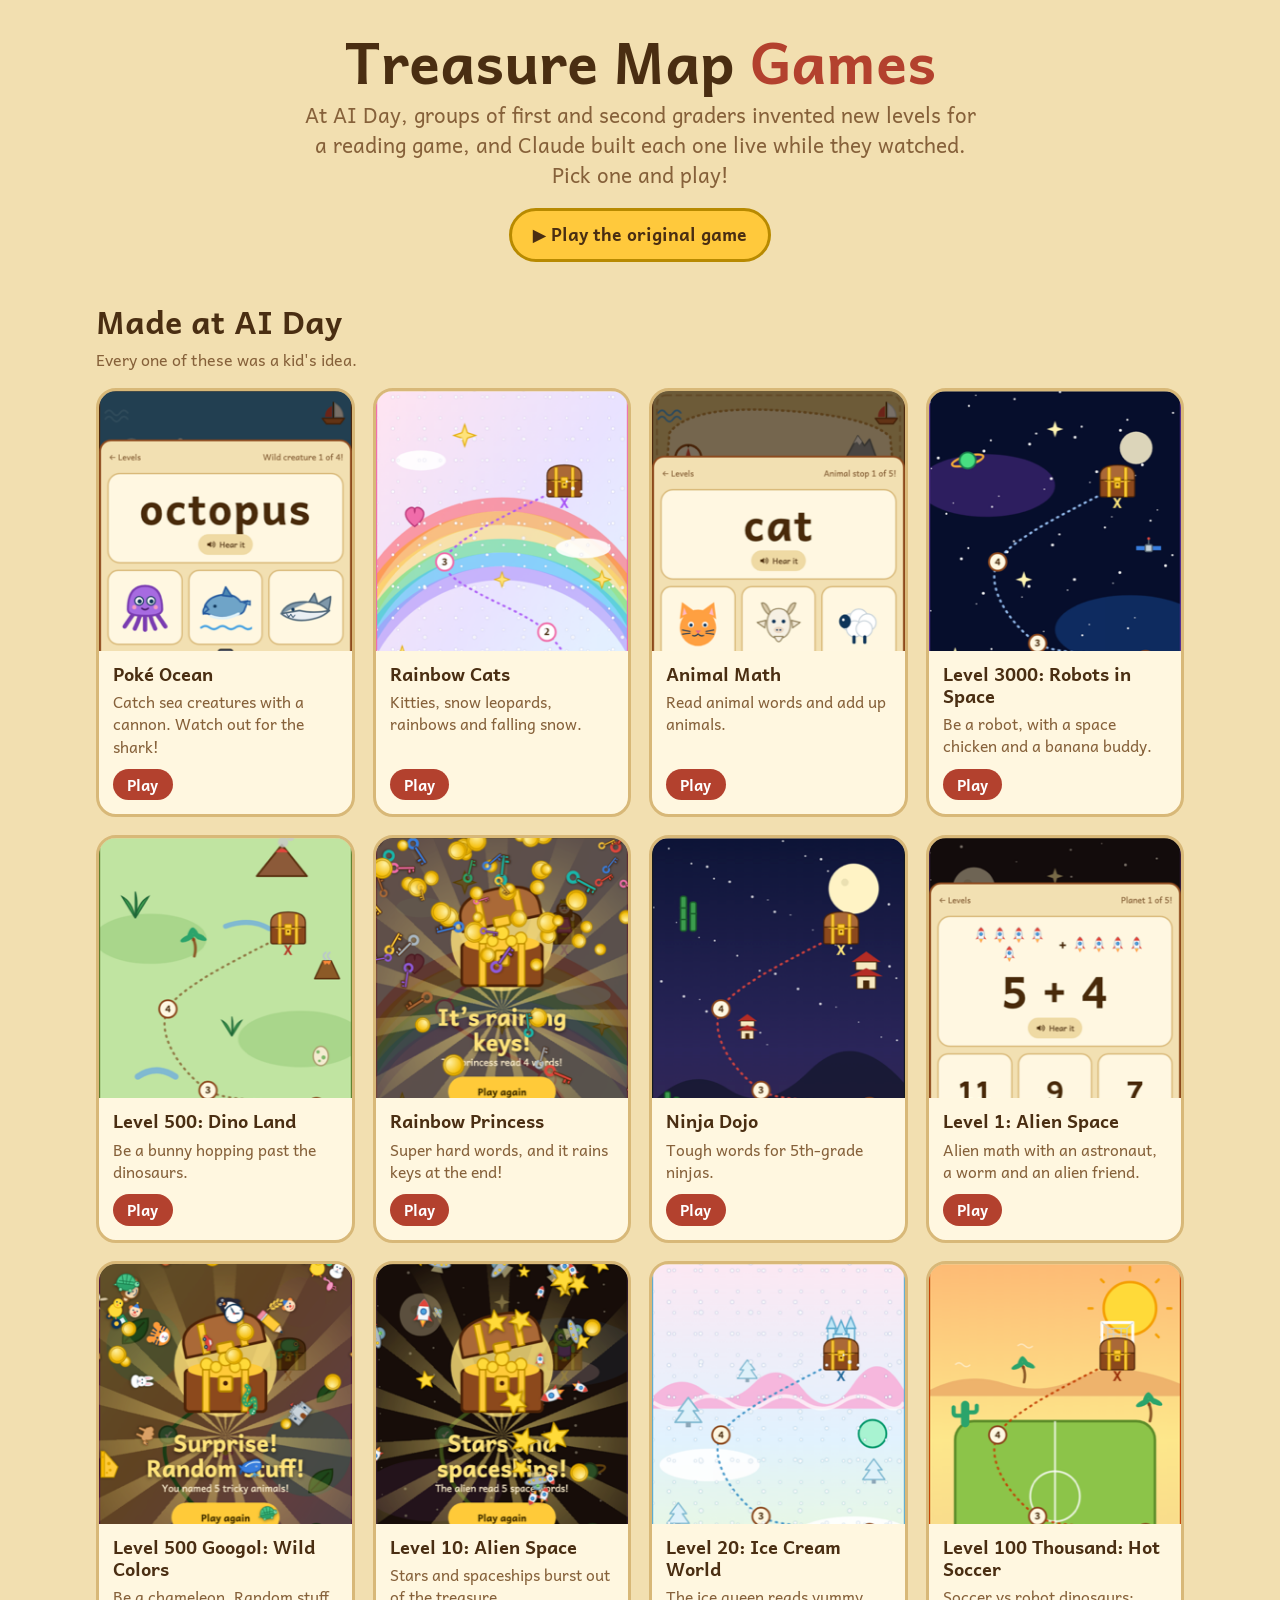
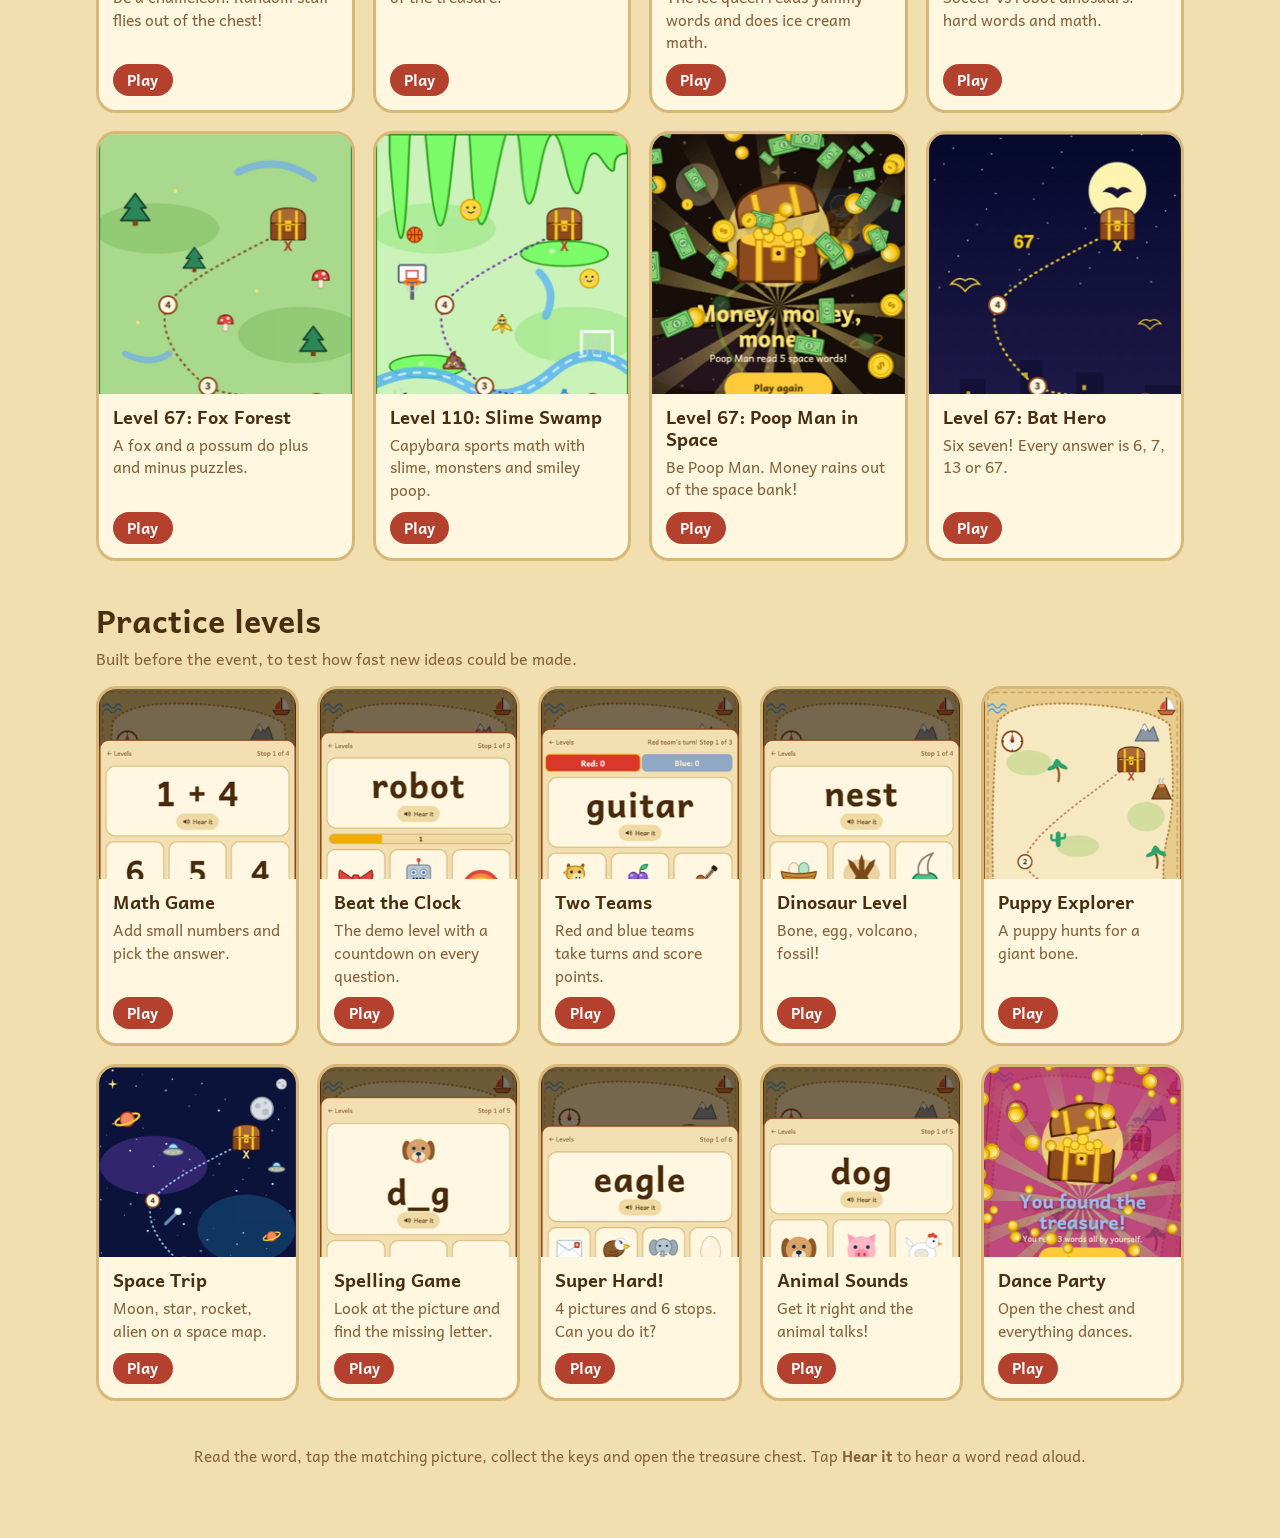
<file: index.html>
<!doctype html>
<html lang="en">
<head>
<meta charset="utf-8">
<meta name="viewport" content="width=device-width, initial-scale=1">
<title>Treasure Map Games</title>
<meta name="description" content="Reading and math treasure-hunt games invented by kids at AI Day and built live with Claude.">
<link rel="preconnect" href="https://fonts.googleapis.com">
<link rel="preconnect" href="https://fonts.gstatic.com" crossorigin>
<link href="https://fonts.googleapis.com/css2?family=Andika:wght@400;700&display=swap" rel="stylesheet">
<style>
  :root{
    --bg:#F2DFB0; --paper:#FFF7E0; --ink:#4A2E12; --muted:#86613A; --line:#D8B878; --accent:#B3412E; --sun:#FFC93C;
    color-scheme:light;
  }
  @media (prefers-color-scheme: dark){
    :root:not([data-theme="light"]){ --bg:#241709; --paper:#3A2814; --ink:#F7E8C8; --muted:#CDAE80; --line:#6B4E28; --accent:#FF8A6B; --sun:#FFD35C; color-scheme:dark; }
  }
  :root[data-theme="dark"]{ --bg:#241709; --paper:#3A2814; --ink:#F7E8C8; --muted:#CDAE80; --line:#6B4E28; --accent:#FF8A6B; --sun:#FFD35C; color-scheme:dark; }
  *,*::before,*::after{box-sizing:border-box}
  body{margin:0;background:var(--bg);color:var(--ink);font-family:"Andika","Trebuchet MS",system-ui,sans-serif;line-height:1.45}
  .wrap{max-width:1120px;margin:0 auto;padding:28px 16px 56px}
  header{text-align:center;margin-bottom:28px}
  h1{font-size:clamp(2.2rem,7vw,3.6rem);line-height:1.05;margin:.2rem 0 .5rem}
  h1 .x{color:var(--accent)}
  .lead{font-size:clamp(1.05rem,2.6vw,1.3rem);color:var(--muted);max-width:42rem;margin:0 auto}
  .start{display:inline-flex;align-items:center;gap:.5rem;margin-top:18px;padding:.7rem 1.3rem;border-radius:999px;background:var(--sun);color:#4A2E12;font-weight:700;font-size:1.1rem;text-decoration:none;border:3px solid #B88A00}
  .start:hover{filter:brightness(1.05)}
  h2{font-size:clamp(1.5rem,4vw,2rem);margin:36px 0 4px}
  .sub{color:var(--muted);margin:0 0 16px}
  .grid{display:grid;grid-template-columns:repeat(auto-fill,minmax(230px,1fr));gap:18px}
  .card{display:flex;flex-direction:column;background:var(--paper);border:3px solid var(--line);border-radius:20px;overflow:hidden;color:inherit;text-decoration:none;transition:transform .15s,border-color .15s}
  .card:hover,.card:focus-visible{transform:translateY(-3px);border-color:var(--accent);outline:none}
  .thumb{aspect-ratio:265/360;max-height:260px;width:100%;object-fit:cover;object-position:top;background:var(--line);display:block}
  .body{padding:12px 14px 14px;display:flex;flex-direction:column;gap:6px;flex:1}
  .title{font-weight:700;font-size:1.15rem;line-height:1.2}
  .blurb{color:var(--muted);font-size:.98rem;flex:1}
  .play{align-self:flex-start;margin-top:4px;padding:.3rem .9rem;border-radius:999px;background:var(--accent);color:#fff;font-weight:700;font-size:.95rem}
  .grid.small{grid-template-columns:repeat(auto-fill,minmax(190px,1fr))}
  .grid.small .thumb{max-height:190px}
  footer{margin-top:44px;text-align:center;color:var(--muted);font-size:.95rem}
  footer a{color:inherit}
</style>
</head>
<body>
<div class="wrap">
  <header>
    <h1>Treasure Map <span class="x">Games</span></h1>
    <p class="lead">At AI Day, groups of first and second graders invented new levels for a reading game, and Claude built each one live while they watched. Pick one and play!</p>
    <a class="start" href="base/">&#9654; Play the original game</a>
  </header>

  <h2>Made at AI Day</h2>
  <p class="sub">Every one of these was a kid's idea.</p>
  <div class="grid" id="event"></div>

  <h2>Practice levels</h2>
  <p class="sub">Built before the event, to test how fast new ideas could be made.</p>
  <div class="grid small" id="practice"></div>

  <footer>
    <p>Read the word, tap the matching picture, collect the keys and open the treasure chest. Tap <b>Hear it</b> to hear a word read aloud.</p>
  </footer>
</div>
<script src="games.js"></script>
<script>
  function card(g){
    var a = document.createElement("a");
    a.className = "card";
    a.href = "variants/" + g.dir + "/?play=" + encodeURIComponent(g.level);
    a.innerHTML = '<img class="thumb" loading="lazy" alt="" src="thumbs/' + g.dir + '.png">' +
      '<div class="body"><div class="title"></div><div class="blurb"></div><span class="play">Play</span></div>';
    a.querySelector(".title").textContent = g.title;
    a.querySelector(".blurb").textContent = g.blurb;
    return a;
  }
  ["event", "practice"].forEach(function (k) {
    var box = document.getElementById(k);
    GAMES[k].forEach(function (g) { box.appendChild(card(g)); });
  });
</script>
</body>
</html>
</file>
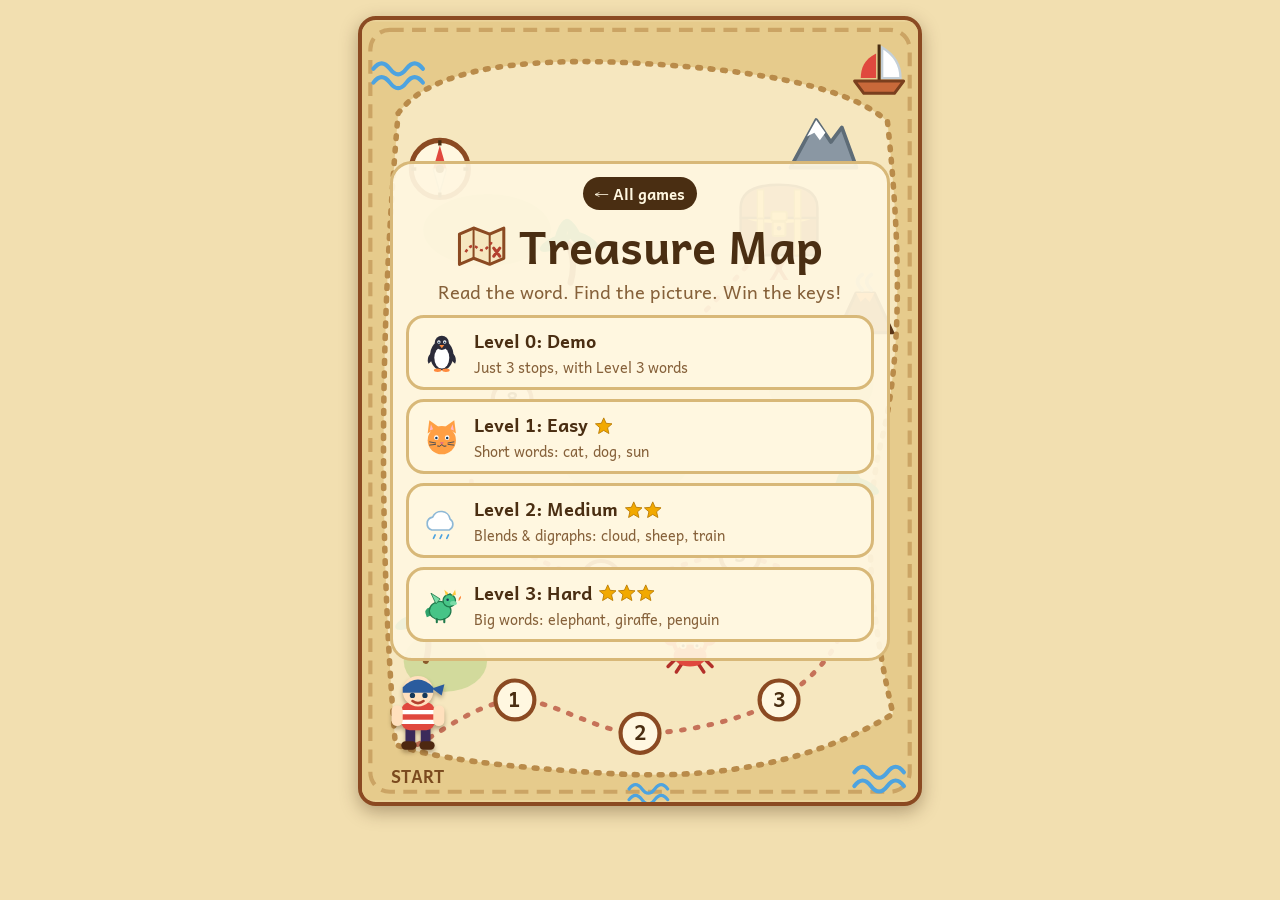
<file: base/index.html>
<!doctype html><html><head><meta charset=utf8><meta name=viewport content="width=device-width,initial-scale=1,viewport-fit=cover"><style>:root{color-scheme:light;box-sizing:border-box;padding-top:env(safe-area-inset-top,0px);padding-bottom:env(safe-area-inset-bottom,0px)}html{scroll-padding-top:env(safe-area-inset-top,0px)}body{margin:0;padding:0;font:14px -apple-system,BlinkMacSystemFont,sans-serif;background:#fff;color:#000}img{max-width:100%}[hidden]:not([hidden=until-found i]){display:none!important}</style></head><body>
<meta charset="utf-8">
<title>Word Treasure Map</title>
<meta name="viewport" content="width=device-width, initial-scale=1, viewport-fit=cover">
<link rel="preconnect" href="https://fonts.googleapis.com">
<link rel="preconnect" href="https://fonts.gstatic.com" crossorigin>
<link href="https://fonts.googleapis.com/css2?family=Andika:wght@400;700&display=swap" rel="stylesheet">
<link rel="stylesheet" href="css/style.css?v=5">

<!-- ============ The map screen (always visible) ============ -->
<div class="app">
  <header class="topbar" id="topbar" hidden>
    <button class="home" id="homeBtn" aria-label="Back to levels">&larr; Levels</button>
    <div class="bag" aria-label="Your keys">
      <svg class="bagicon" viewBox="0 0 40 44" aria-hidden="true"><path d="M12 10q0-8 8-8t8 8" fill="none" stroke="#8B4A22" stroke-width="4"/><rect x="5" y="9" width="30" height="32" rx="9" fill="#C8693A" stroke="#7A3F1E" stroke-width="3"/><rect x="11" y="24" width="18" height="12" rx="4" fill="#E0834E" stroke="#7A3F1E" stroke-width="2"/><path d="M11 24h18" stroke="#7A3F1E" stroke-width="2"/></svg>
      <div class="slots" id="slots"></div>
    </div>
  </header>

  <div class="mapwrap" id="mapwrap">
    <svg id="mapsvg" viewBox="0 0 400 560" role="img" aria-label="Treasure map with ten stops"></svg>

    <div class="hero" id="hero" aria-hidden="true">
      <div class="flipper" id="flipper">
        <svg viewBox="0 0 44 58">
          <rect x="13" y="38" width="7" height="14" fill="#3B2A5A"/><rect x="24" y="38" width="7" height="14" fill="#3B2A5A"/>
          <rect x="10" y="50" width="11" height="6" rx="3" fill="#4E2810"/><rect x="23" y="50" width="11" height="6" rx="3" fill="#4E2810"/>
          <rect x="10" y="22" width="24" height="20" rx="6" fill="#E0483E"/>
          <path d="M10 29h24M10 36h24" stroke="#fff" stroke-width="3"/>
          <rect x="3" y="24" width="8" height="15" rx="4" fill="#FFE0BD"/><rect x="33" y="24" width="8" height="15" rx="4" fill="#FFE0BD"/>
          <circle cx="22" cy="14" r="11" fill="#FFE0BD"/>
          <path d="M11 11Q22 0 33 11V15H11z" fill="#2B5C9E"/><path d="M32 12l9-3-2 8z" fill="#2B5C9E"/>
          <circle cx="18" cy="17" r="1.9" fill="#16385A"/><circle cx="27" cy="17" r="1.9" fill="#16385A"/>
          <path d="M18 21q4 3 8 0" fill="none" stroke="#B3412E" stroke-width="1.8" stroke-linecap="round"/>
        </svg>
      </div>
    </div>

    <!-- Opening card: level buttons are added by game.js from CONFIG.levels -->
    <div class="intro" id="intro">
      <h1 class="title">
        <svg class="titleicon" viewBox="0 0 48 40" aria-hidden="true"><path d="M2 8l14-6 16 6 14-6v30l-14 6-16-6-14 6z" fill="#F6E7BF" stroke="#8B4A22" stroke-width="3" stroke-linejoin="round"/><path d="M16 2v30M32 8v30" stroke="#8B4A22" stroke-width="2"/><path d="M8 26q6-10 12-4t14-6" fill="none" stroke="#B3412E" stroke-width="2.5" stroke-dasharray="3 3"/><path d="M36 22l6 8M42 22l-6 8" stroke="#B3412E" stroke-width="3" stroke-linecap="round"/></svg>
        Treasure Map
      </h1>
      <p class="lead">Read the word. Find the picture. Win the keys!</p>
      <div class="levels"></div>
    </div>
  </div>
</div>

<!-- ============ A reading question ============ -->
<div class="overlay" id="quiz" hidden>
  <div class="card">
    <div class="qtop">
      <button class="home" id="qHome" aria-label="Back to levels">&larr; Levels</button>
      <span class="count" id="stlabel">Stop 1 of 10</span>
    </div>
    <div class="wordbox">
      <div class="qpic" id="qpic" hidden></div>
      <button class="word" id="word" aria-label="Hear the word">cat</button>
      <button class="hear" id="hear">
        <svg viewBox="0 0 24 24" width="22" height="22" aria-hidden="true"><path d="M3 9v6h4l5 4V5L7 9z" fill="currentColor"/><path d="M15 8q4 4 0 8M18 5q7 7 0 14" fill="none" stroke="currentColor" stroke-width="2" stroke-linecap="round"/></svg>
        Hear it
      </button>
    </div>
    <div class="choices" id="choices"></div>
  </div>
</div>

<!-- ============ "You found a key!" moment ============ -->
<div class="overlay" id="cel" hidden>
  <div class="rays"></div>
  <div class="celbox">
    <div id="celFly"><div class="celitem" id="celItem"></div></div>
    <p class="cap" id="celCap"></p>
  </div>
</div>

<!-- ============ Final: choose the key, open the chest ============ -->
<div class="overlay finale" id="finale" hidden>
  <div class="rays"></div>
  <div class="finbox">
    <div class="chestbig" id="chestBig"></div>
    <p class="cap" id="finPrompt" hidden></p>
    <div class="keys" id="keys" hidden></div>
    <div id="finText" hidden>
      <p class="big" id="finWin">You found the treasure!</p>
      <p class="lead light" id="finLead">You read 10 words all by yourself.</p>
    </div>
    <div class="actions" id="finActions" hidden>
      <button class="btn main" id="againBtn">Play again</button>
      <button class="btn alt" id="levelsBtn">Pick another level</button>
    </div>
  </div>
</div>

<div id="fx" aria-hidden="true"></div>

<!-- Scripts: order matters (each file uses the ones above it) -->
<script src="js/util.js?v=4"></script>
<script src="js/config.js?v=4"></script>
<script src="js/words.js?v=4"></script>
<script src="js/images.js?v=4"></script>
<script src="js/audio.js?v=4"></script>
<script src="js/fx.js?v=4"></script>
<script src="js/map.js?v=4"></script>
<script src="js/game.js?v=4"></script>

<script src="../shared/back.js" data-home="../"></script>
</body></html>
</file>
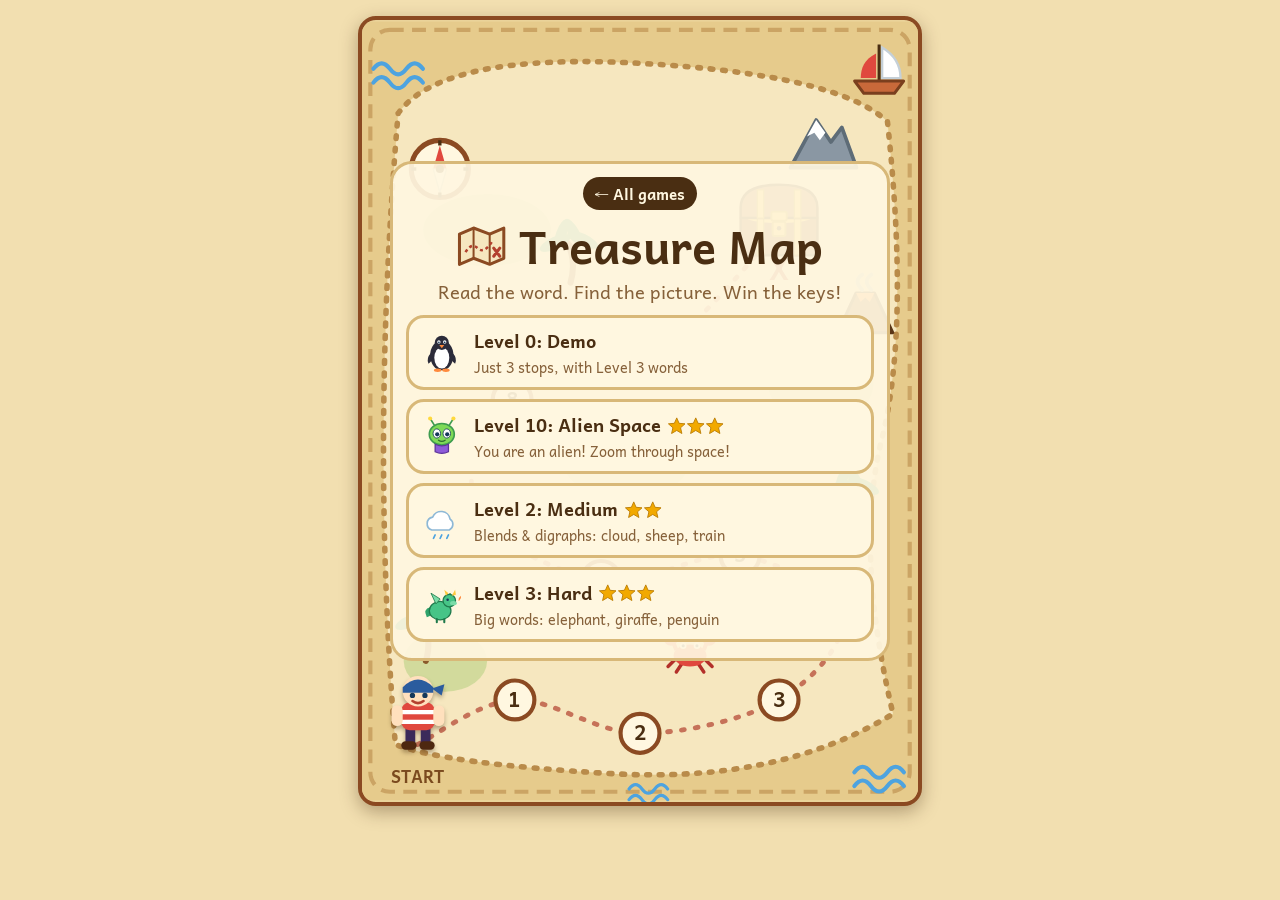
<file: variants/alien-level10/index.html>
<!doctype html><html><head><meta charset=utf8><meta name=viewport content="width=device-width,initial-scale=1,viewport-fit=cover"><style>:root{color-scheme:light;box-sizing:border-box;padding-top:env(safe-area-inset-top,0px);padding-bottom:env(safe-area-inset-bottom,0px)}html{scroll-padding-top:env(safe-area-inset-top,0px)}body{margin:0;padding:0;font:14px -apple-system,BlinkMacSystemFont,sans-serif;background:#fff;color:#000}img{max-width:100%}[hidden]:not([hidden=until-found i]){display:none!important}</style></head><body>
<meta charset="utf-8">
<title>Word Treasure Map</title>
<meta name="viewport" content="width=device-width, initial-scale=1, viewport-fit=cover">
<link rel="preconnect" href="https://fonts.googleapis.com">
<link rel="preconnect" href="https://fonts.gstatic.com" crossorigin>
<link href="https://fonts.googleapis.com/css2?family=Andika:wght@400;700&display=swap" rel="stylesheet">
<link rel="stylesheet" href="css/style.css?v=5">

<!-- ============ The map screen (always visible) ============ -->
<div class="app">
  <header class="topbar" id="topbar" hidden>
    <button class="home" id="homeBtn" aria-label="Back to levels">&larr; Levels</button>
    <div class="bag" aria-label="Your keys">
      <svg class="bagicon" viewBox="0 0 40 44" aria-hidden="true"><path d="M12 10q0-8 8-8t8 8" fill="none" stroke="#8B4A22" stroke-width="4"/><rect x="5" y="9" width="30" height="32" rx="9" fill="#C8693A" stroke="#7A3F1E" stroke-width="3"/><rect x="11" y="24" width="18" height="12" rx="4" fill="#E0834E" stroke="#7A3F1E" stroke-width="2"/><path d="M11 24h18" stroke="#7A3F1E" stroke-width="2"/></svg>
      <div class="slots" id="slots"></div>
    </div>
  </header>

  <div class="mapwrap" id="mapwrap">
    <svg id="mapsvg" viewBox="0 0 400 560" role="img" aria-label="Treasure map with ten stops"></svg>

    <div class="hero" id="hero" aria-hidden="true">
      <div class="flipper" id="flipper">
        <svg viewBox="0 0 44 58">
          <rect x="13" y="38" width="7" height="14" fill="#3B2A5A"/><rect x="24" y="38" width="7" height="14" fill="#3B2A5A"/>
          <rect x="10" y="50" width="11" height="6" rx="3" fill="#4E2810"/><rect x="23" y="50" width="11" height="6" rx="3" fill="#4E2810"/>
          <rect x="10" y="22" width="24" height="20" rx="6" fill="#E0483E"/>
          <path d="M10 29h24M10 36h24" stroke="#fff" stroke-width="3"/>
          <rect x="3" y="24" width="8" height="15" rx="4" fill="#FFE0BD"/><rect x="33" y="24" width="8" height="15" rx="4" fill="#FFE0BD"/>
          <circle cx="22" cy="14" r="11" fill="#FFE0BD"/>
          <path d="M11 11Q22 0 33 11V15H11z" fill="#2B5C9E"/><path d="M32 12l9-3-2 8z" fill="#2B5C9E"/>
          <circle cx="18" cy="17" r="1.9" fill="#16385A"/><circle cx="27" cy="17" r="1.9" fill="#16385A"/>
          <path d="M18 21q4 3 8 0" fill="none" stroke="#B3412E" stroke-width="1.8" stroke-linecap="round"/>
        </svg>
      </div>
    </div>

    <!-- Opening card: level buttons are added by game.js from CONFIG.levels -->
    <div class="intro" id="intro">
      <h1 class="title">
        <svg class="titleicon" viewBox="0 0 48 40" aria-hidden="true"><path d="M2 8l14-6 16 6 14-6v30l-14 6-16-6-14 6z" fill="#F6E7BF" stroke="#8B4A22" stroke-width="3" stroke-linejoin="round"/><path d="M16 2v30M32 8v30" stroke="#8B4A22" stroke-width="2"/><path d="M8 26q6-10 12-4t14-6" fill="none" stroke="#B3412E" stroke-width="2.5" stroke-dasharray="3 3"/><path d="M36 22l6 8M42 22l-6 8" stroke="#B3412E" stroke-width="3" stroke-linecap="round"/></svg>
        Treasure Map
      </h1>
      <p class="lead">Read the word. Find the picture. Win the keys!</p>
      <div class="levels"></div>
    </div>
  </div>
</div>

<!-- ============ A reading question ============ -->
<div class="overlay" id="quiz" hidden>
  <div class="card">
    <div class="qtop">
      <button class="home" id="qHome" aria-label="Back to levels">&larr; Levels</button>
      <span class="count" id="stlabel">Stop 1 of 10</span>
    </div>
    <div class="wordbox">
      <div class="qpic" id="qpic" hidden></div>
      <button class="word" id="word" aria-label="Hear the word">cat</button>
      <button class="hear" id="hear">
        <svg viewBox="0 0 24 24" width="22" height="22" aria-hidden="true"><path d="M3 9v6h4l5 4V5L7 9z" fill="currentColor"/><path d="M15 8q4 4 0 8M18 5q7 7 0 14" fill="none" stroke="currentColor" stroke-width="2" stroke-linecap="round"/></svg>
        Hear it
      </button>
    </div>
    <div class="choices" id="choices"></div>
  </div>
</div>

<!-- ============ "You found a key!" moment ============ -->
<div class="overlay" id="cel" hidden>
  <div class="rays"></div>
  <div class="celbox">
    <div id="celFly"><div class="celitem" id="celItem"></div></div>
    <p class="cap" id="celCap"></p>
  </div>
</div>

<!-- ============ Final: choose the key, open the chest ============ -->
<div class="overlay finale" id="finale" hidden>
  <div class="rays"></div>
  <div class="finbox">
    <div class="chestbig" id="chestBig"></div>
    <p class="cap" id="finPrompt" hidden></p>
    <div class="keys" id="keys" hidden></div>
    <div id="finText" hidden>
      <p class="big" id="finWin">You found the treasure!</p>
      <p class="lead light" id="finLead">You read 10 words all by yourself.</p>
    </div>
    <div class="actions" id="finActions" hidden>
      <button class="btn main" id="againBtn">Play again</button>
      <button class="btn alt" id="levelsBtn">Pick another level</button>
    </div>
  </div>
</div>

<div id="fx" aria-hidden="true"></div>

<!-- Scripts: order matters (each file uses the ones above it) -->
<script src="js/util.js?v=4"></script>
<script src="js/config.js?v=4"></script>
<script src="js/words.js?v=4"></script>
<script src="js/images.js?v=4"></script>
<script src="js/audio.js?v=4"></script>
<script src="js/fx.js?v=4"></script>
<script src="js/map.js?v=4"></script>
<script src="js/game.js?v=4"></script>

<script src="../../shared/back.js" data-home="../../"></script>
</body></html>
</file>
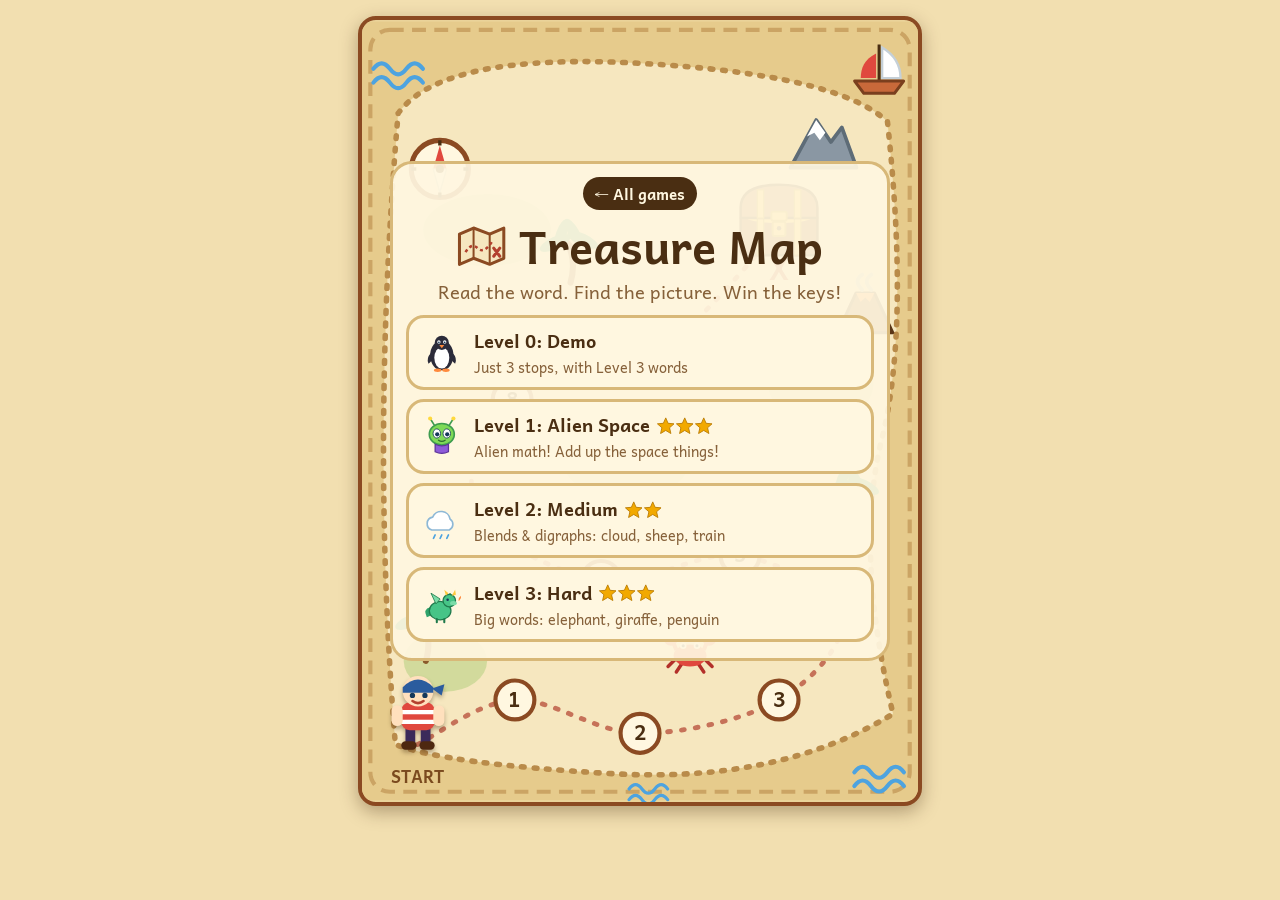
<file: variants/alien-space/index.html>
<!doctype html><html><head><meta charset=utf8><meta name=viewport content="width=device-width,initial-scale=1,viewport-fit=cover"><style>:root{color-scheme:light;box-sizing:border-box;padding-top:env(safe-area-inset-top,0px);padding-bottom:env(safe-area-inset-bottom,0px)}html{scroll-padding-top:env(safe-area-inset-top,0px)}body{margin:0;padding:0;font:14px -apple-system,BlinkMacSystemFont,sans-serif;background:#fff;color:#000}img{max-width:100%}[hidden]:not([hidden=until-found i]){display:none!important}</style></head><body>
<meta charset="utf-8">
<title>Word Treasure Map</title>
<meta name="viewport" content="width=device-width, initial-scale=1, viewport-fit=cover">
<link rel="preconnect" href="https://fonts.googleapis.com">
<link rel="preconnect" href="https://fonts.gstatic.com" crossorigin>
<link href="https://fonts.googleapis.com/css2?family=Andika:wght@400;700&display=swap" rel="stylesheet">
<link rel="stylesheet" href="css/style.css?v=5">

<!-- ============ The map screen (always visible) ============ -->
<div class="app">
  <header class="topbar" id="topbar" hidden>
    <button class="home" id="homeBtn" aria-label="Back to levels">&larr; Levels</button>
    <div class="bag" aria-label="Your keys">
      <svg class="bagicon" viewBox="0 0 40 44" aria-hidden="true"><path d="M12 10q0-8 8-8t8 8" fill="none" stroke="#8B4A22" stroke-width="4"/><rect x="5" y="9" width="30" height="32" rx="9" fill="#C8693A" stroke="#7A3F1E" stroke-width="3"/><rect x="11" y="24" width="18" height="12" rx="4" fill="#E0834E" stroke="#7A3F1E" stroke-width="2"/><path d="M11 24h18" stroke="#7A3F1E" stroke-width="2"/></svg>
      <div class="slots" id="slots"></div>
    </div>
  </header>

  <div class="mapwrap" id="mapwrap">
    <svg id="mapsvg" viewBox="0 0 400 560" role="img" aria-label="Treasure map with ten stops"></svg>

    <div id="followers" aria-hidden="true"></div>
    <div class="hero" id="hero" aria-hidden="true">
      <div class="flipper" id="flipper">
        <svg viewBox="0 0 44 58">
          <rect x="13" y="38" width="7" height="14" fill="#3B2A5A"/><rect x="24" y="38" width="7" height="14" fill="#3B2A5A"/>
          <rect x="10" y="50" width="11" height="6" rx="3" fill="#4E2810"/><rect x="23" y="50" width="11" height="6" rx="3" fill="#4E2810"/>
          <rect x="10" y="22" width="24" height="20" rx="6" fill="#E0483E"/>
          <path d="M10 29h24M10 36h24" stroke="#fff" stroke-width="3"/>
          <rect x="3" y="24" width="8" height="15" rx="4" fill="#FFE0BD"/><rect x="33" y="24" width="8" height="15" rx="4" fill="#FFE0BD"/>
          <circle cx="22" cy="14" r="11" fill="#FFE0BD"/>
          <path d="M11 11Q22 0 33 11V15H11z" fill="#2B5C9E"/><path d="M32 12l9-3-2 8z" fill="#2B5C9E"/>
          <circle cx="18" cy="17" r="1.9" fill="#16385A"/><circle cx="27" cy="17" r="1.9" fill="#16385A"/>
          <path d="M18 21q4 3 8 0" fill="none" stroke="#B3412E" stroke-width="1.8" stroke-linecap="round"/>
        </svg>
      </div>
    </div>

    <!-- Opening card: level buttons are added by game.js from CONFIG.levels -->
    <div class="intro" id="intro">
      <h1 class="title">
        <svg class="titleicon" viewBox="0 0 48 40" aria-hidden="true"><path d="M2 8l14-6 16 6 14-6v30l-14 6-16-6-14 6z" fill="#F6E7BF" stroke="#8B4A22" stroke-width="3" stroke-linejoin="round"/><path d="M16 2v30M32 8v30" stroke="#8B4A22" stroke-width="2"/><path d="M8 26q6-10 12-4t14-6" fill="none" stroke="#B3412E" stroke-width="2.5" stroke-dasharray="3 3"/><path d="M36 22l6 8M42 22l-6 8" stroke="#B3412E" stroke-width="3" stroke-linecap="round"/></svg>
        Treasure Map
      </h1>
      <p class="lead">Read the word. Find the picture. Win the keys!</p>
      <div class="levels"></div>
    </div>
  </div>
</div>

<!-- ============ A reading question ============ -->
<div class="overlay" id="quiz" hidden>
  <div class="card">
    <div class="qtop">
      <button class="home" id="qHome" aria-label="Back to levels">&larr; Levels</button>
      <span class="count" id="stlabel">Stop 1 of 10</span>
    </div>
    <div class="wordbox">
      <div class="qpic" id="qpic" hidden></div>
      <button class="word" id="word" aria-label="Hear the word">cat</button>
      <button class="hear" id="hear">
        <svg viewBox="0 0 24 24" width="22" height="22" aria-hidden="true"><path d="M3 9v6h4l5 4V5L7 9z" fill="currentColor"/><path d="M15 8q4 4 0 8M18 5q7 7 0 14" fill="none" stroke="currentColor" stroke-width="2" stroke-linecap="round"/></svg>
        Hear it
      </button>
    </div>
    <div class="choices" id="choices"></div>
  </div>
</div>

<!-- ============ "You found a key!" moment ============ -->
<div class="overlay" id="cel" hidden>
  <div class="rays"></div>
  <div class="celbox">
    <div id="celFly"><div class="celitem" id="celItem"></div></div>
    <p class="cap" id="celCap"></p>
  </div>
</div>

<!-- ============ Final: choose the key, open the chest ============ -->
<div class="overlay finale" id="finale" hidden>
  <div class="rays"></div>
  <div class="finbox">
    <div class="chestbig" id="chestBig"></div>
    <p class="cap" id="finPrompt" hidden></p>
    <div class="keys" id="keys" hidden></div>
    <div id="finText" hidden>
      <p class="big" id="finWin">You found the treasure!</p>
      <p class="lead light" id="finLead">You read 10 words all by yourself.</p>
    </div>
    <div class="actions" id="finActions" hidden>
      <button class="btn main" id="againBtn">Play again</button>
      <button class="btn alt" id="levelsBtn">Pick another level</button>
    </div>
  </div>
</div>

<div id="fx" aria-hidden="true"></div>

<!-- Scripts: order matters (each file uses the ones above it) -->
<script src="js/util.js?v=4"></script>
<script src="js/config.js?v=4"></script>
<script src="js/words.js?v=4"></script>
<script src="js/images.js?v=4"></script>
<script src="js/audio.js?v=4"></script>
<script src="js/fx.js?v=4"></script>
<script src="js/map.js?v=4"></script>
<script src="js/game.js?v=4"></script>

<script src="../../shared/back.js" data-home="../../"></script>
</body></html>
</file>
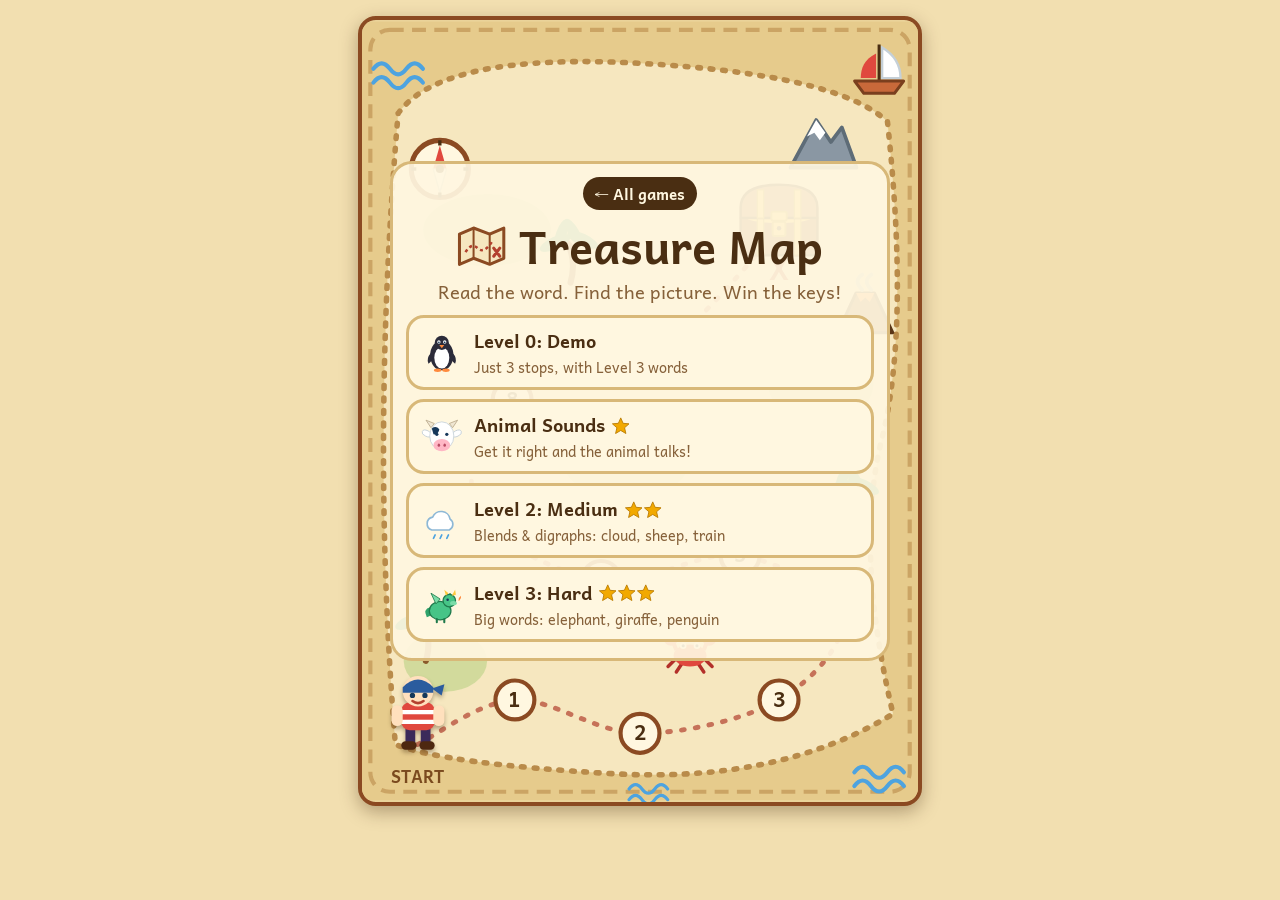
<file: variants/animal-sounds/index.html>
<!doctype html><html><head><meta charset=utf8><meta name=viewport content="width=device-width,initial-scale=1,viewport-fit=cover"><style>:root{color-scheme:light;box-sizing:border-box;padding-top:env(safe-area-inset-top,0px);padding-bottom:env(safe-area-inset-bottom,0px)}html{scroll-padding-top:env(safe-area-inset-top,0px)}body{margin:0;padding:0;font:14px -apple-system,BlinkMacSystemFont,sans-serif;background:#fff;color:#000}img{max-width:100%}[hidden]:not([hidden=until-found i]){display:none!important}</style></head><body>
<meta charset="utf-8">
<title>Word Treasure Map</title>
<meta name="viewport" content="width=device-width, initial-scale=1, viewport-fit=cover">
<link rel="preconnect" href="https://fonts.googleapis.com">
<link rel="preconnect" href="https://fonts.gstatic.com" crossorigin>
<link href="https://fonts.googleapis.com/css2?family=Andika:wght@400;700&display=swap" rel="stylesheet">
<link rel="stylesheet" href="css/style.css?v=5">

<!-- ============ The map screen (always visible) ============ -->
<div class="app">
  <header class="topbar" id="topbar" hidden>
    <button class="home" id="homeBtn" aria-label="Back to levels">&larr; Levels</button>
    <div class="bag" aria-label="Your keys">
      <svg class="bagicon" viewBox="0 0 40 44" aria-hidden="true"><path d="M12 10q0-8 8-8t8 8" fill="none" stroke="#8B4A22" stroke-width="4"/><rect x="5" y="9" width="30" height="32" rx="9" fill="#C8693A" stroke="#7A3F1E" stroke-width="3"/><rect x="11" y="24" width="18" height="12" rx="4" fill="#E0834E" stroke="#7A3F1E" stroke-width="2"/><path d="M11 24h18" stroke="#7A3F1E" stroke-width="2"/></svg>
      <div class="slots" id="slots"></div>
    </div>
  </header>

  <div class="mapwrap" id="mapwrap">
    <svg id="mapsvg" viewBox="0 0 400 560" role="img" aria-label="Treasure map with ten stops"></svg>

    <div class="hero" id="hero" aria-hidden="true">
      <div class="flipper" id="flipper">
        <svg viewBox="0 0 44 58">
          <rect x="13" y="38" width="7" height="14" fill="#3B2A5A"/><rect x="24" y="38" width="7" height="14" fill="#3B2A5A"/>
          <rect x="10" y="50" width="11" height="6" rx="3" fill="#4E2810"/><rect x="23" y="50" width="11" height="6" rx="3" fill="#4E2810"/>
          <rect x="10" y="22" width="24" height="20" rx="6" fill="#E0483E"/>
          <path d="M10 29h24M10 36h24" stroke="#fff" stroke-width="3"/>
          <rect x="3" y="24" width="8" height="15" rx="4" fill="#FFE0BD"/><rect x="33" y="24" width="8" height="15" rx="4" fill="#FFE0BD"/>
          <circle cx="22" cy="14" r="11" fill="#FFE0BD"/>
          <path d="M11 11Q22 0 33 11V15H11z" fill="#2B5C9E"/><path d="M32 12l9-3-2 8z" fill="#2B5C9E"/>
          <circle cx="18" cy="17" r="1.9" fill="#16385A"/><circle cx="27" cy="17" r="1.9" fill="#16385A"/>
          <path d="M18 21q4 3 8 0" fill="none" stroke="#B3412E" stroke-width="1.8" stroke-linecap="round"/>
        </svg>
      </div>
    </div>

    <!-- Opening card: level buttons are added by game.js from CONFIG.levels -->
    <div class="intro" id="intro">
      <h1 class="title">
        <svg class="titleicon" viewBox="0 0 48 40" aria-hidden="true"><path d="M2 8l14-6 16 6 14-6v30l-14 6-16-6-14 6z" fill="#F6E7BF" stroke="#8B4A22" stroke-width="3" stroke-linejoin="round"/><path d="M16 2v30M32 8v30" stroke="#8B4A22" stroke-width="2"/><path d="M8 26q6-10 12-4t14-6" fill="none" stroke="#B3412E" stroke-width="2.5" stroke-dasharray="3 3"/><path d="M36 22l6 8M42 22l-6 8" stroke="#B3412E" stroke-width="3" stroke-linecap="round"/></svg>
        Treasure Map
      </h1>
      <p class="lead">Read the word. Find the picture. Win the keys!</p>
      <div class="levels"></div>
    </div>
  </div>
</div>

<!-- ============ A reading question ============ -->
<div class="overlay" id="quiz" hidden>
  <div class="card">
    <div class="qtop">
      <button class="home" id="qHome" aria-label="Back to levels">&larr; Levels</button>
      <span class="count" id="stlabel">Stop 1 of 10</span>
    </div>
    <div class="wordbox">
      <button class="word" id="word" aria-label="Hear the word">cat</button>
      <button class="hear" id="hear">
        <svg viewBox="0 0 24 24" width="22" height="22" aria-hidden="true"><path d="M3 9v6h4l5 4V5L7 9z" fill="currentColor"/><path d="M15 8q4 4 0 8M18 5q7 7 0 14" fill="none" stroke="currentColor" stroke-width="2" stroke-linecap="round"/></svg>
        Hear it
      </button>
    </div>
    <div class="choices" id="choices"></div>
  </div>
</div>

<!-- ============ "You found a key!" moment ============ -->
<div class="overlay" id="cel" hidden>
  <div class="rays"></div>
  <div class="celbox">
    <div id="celFly"><div class="celitem" id="celItem"></div></div>
    <p class="cap" id="celCap"></p>
  </div>
</div>

<!-- ============ Final: choose the key, open the chest ============ -->
<div class="overlay finale" id="finale" hidden>
  <div class="rays"></div>
  <div class="finbox">
    <div class="chestbig" id="chestBig"></div>
    <p class="cap" id="finPrompt" hidden></p>
    <div class="keys" id="keys" hidden></div>
    <div id="finText" hidden>
      <p class="big" id="finWin">You found the treasure!</p>
      <p class="lead light" id="finLead">You read 10 words all by yourself.</p>
    </div>
    <div class="actions" id="finActions" hidden>
      <button class="btn main" id="againBtn">Play again</button>
      <button class="btn alt" id="levelsBtn">Pick another level</button>
    </div>
  </div>
</div>

<div id="fx" aria-hidden="true"></div>

<!-- Scripts: order matters (each file uses the ones above it) -->
<script src="js/util.js?v=4"></script>
<script src="js/config.js?v=4"></script>
<script src="js/words.js?v=4"></script>
<script src="js/images.js?v=4"></script>
<script src="js/audio.js?v=4"></script>
<script src="js/fx.js?v=4"></script>
<script src="js/map.js?v=4"></script>
<script src="js/game.js?v=4"></script>

<script src="../../shared/back.js" data-home="../../"></script>
</body></html>
</file>
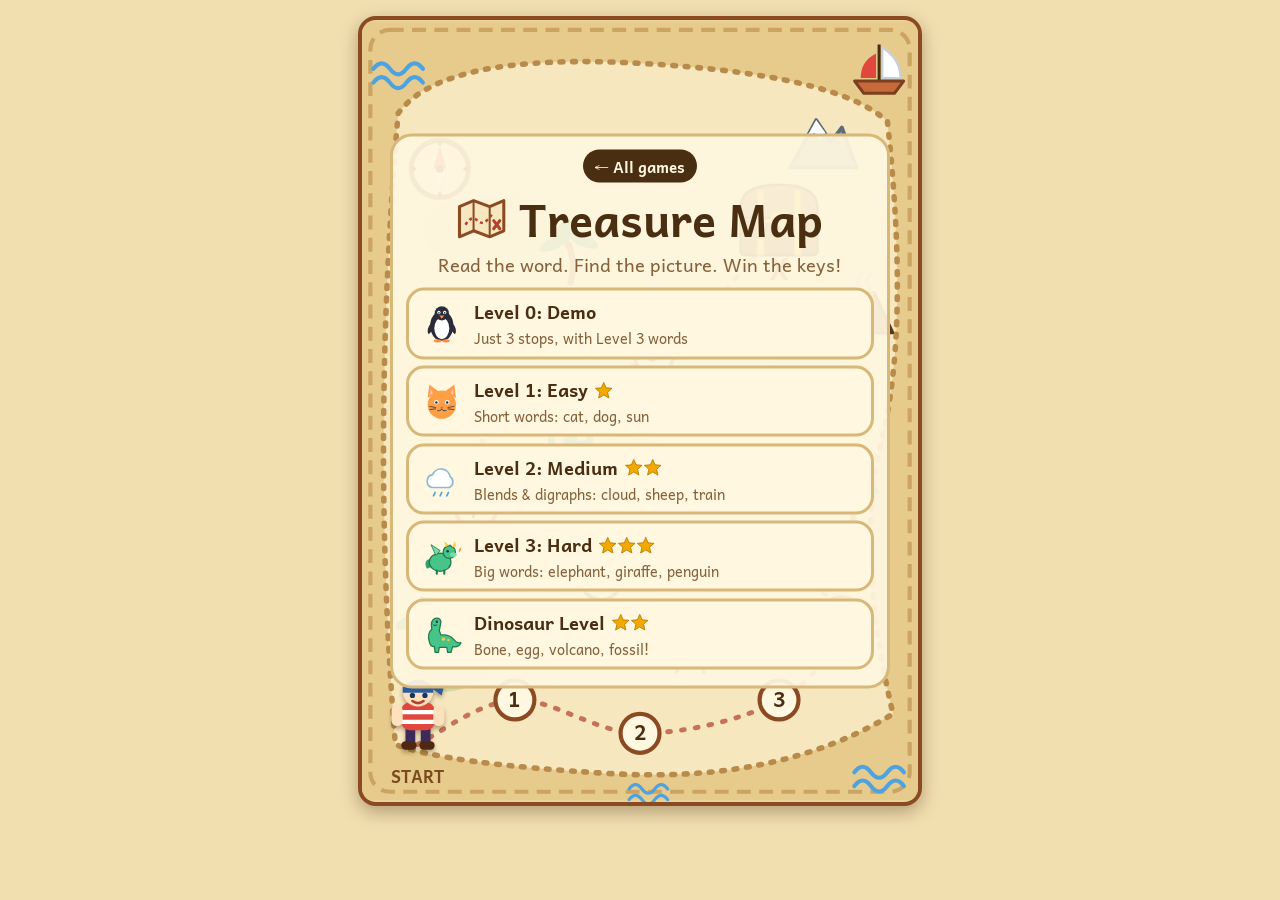
<file: variants/dinosaurs/index.html>
<!doctype html><html><head><meta charset=utf8><meta name=viewport content="width=device-width,initial-scale=1,viewport-fit=cover"><style>:root{color-scheme:light;box-sizing:border-box;padding-top:env(safe-area-inset-top,0px);padding-bottom:env(safe-area-inset-bottom,0px)}html{scroll-padding-top:env(safe-area-inset-top,0px)}body{margin:0;padding:0;font:14px -apple-system,BlinkMacSystemFont,sans-serif;background:#fff;color:#000}img{max-width:100%}[hidden]:not([hidden=until-found i]){display:none!important}</style></head><body>
<meta charset="utf-8">
<title>Word Treasure Map</title>
<meta name="viewport" content="width=device-width, initial-scale=1, viewport-fit=cover">
<link rel="preconnect" href="https://fonts.googleapis.com">
<link rel="preconnect" href="https://fonts.gstatic.com" crossorigin>
<link href="https://fonts.googleapis.com/css2?family=Andika:wght@400;700&display=swap" rel="stylesheet">
<link rel="stylesheet" href="css/style.css?v=5">

<!-- ============ The map screen (always visible) ============ -->
<div class="app">
  <header class="topbar" id="topbar" hidden>
    <button class="home" id="homeBtn" aria-label="Back to levels">&larr; Levels</button>
    <div class="bag" aria-label="Your keys">
      <svg class="bagicon" viewBox="0 0 40 44" aria-hidden="true"><path d="M12 10q0-8 8-8t8 8" fill="none" stroke="#8B4A22" stroke-width="4"/><rect x="5" y="9" width="30" height="32" rx="9" fill="#C8693A" stroke="#7A3F1E" stroke-width="3"/><rect x="11" y="24" width="18" height="12" rx="4" fill="#E0834E" stroke="#7A3F1E" stroke-width="2"/><path d="M11 24h18" stroke="#7A3F1E" stroke-width="2"/></svg>
      <div class="slots" id="slots"></div>
    </div>
  </header>

  <div class="mapwrap" id="mapwrap">
    <svg id="mapsvg" viewBox="0 0 400 560" role="img" aria-label="Treasure map with ten stops"></svg>

    <div class="hero" id="hero" aria-hidden="true">
      <div class="flipper" id="flipper">
        <svg viewBox="0 0 44 58">
          <rect x="13" y="38" width="7" height="14" fill="#3B2A5A"/><rect x="24" y="38" width="7" height="14" fill="#3B2A5A"/>
          <rect x="10" y="50" width="11" height="6" rx="3" fill="#4E2810"/><rect x="23" y="50" width="11" height="6" rx="3" fill="#4E2810"/>
          <rect x="10" y="22" width="24" height="20" rx="6" fill="#E0483E"/>
          <path d="M10 29h24M10 36h24" stroke="#fff" stroke-width="3"/>
          <rect x="3" y="24" width="8" height="15" rx="4" fill="#FFE0BD"/><rect x="33" y="24" width="8" height="15" rx="4" fill="#FFE0BD"/>
          <circle cx="22" cy="14" r="11" fill="#FFE0BD"/>
          <path d="M11 11Q22 0 33 11V15H11z" fill="#2B5C9E"/><path d="M32 12l9-3-2 8z" fill="#2B5C9E"/>
          <circle cx="18" cy="17" r="1.9" fill="#16385A"/><circle cx="27" cy="17" r="1.9" fill="#16385A"/>
          <path d="M18 21q4 3 8 0" fill="none" stroke="#B3412E" stroke-width="1.8" stroke-linecap="round"/>
        </svg>
      </div>
    </div>

    <!-- Opening card: level buttons are added by game.js from CONFIG.levels -->
    <div class="intro" id="intro">
      <h1 class="title">
        <svg class="titleicon" viewBox="0 0 48 40" aria-hidden="true"><path d="M2 8l14-6 16 6 14-6v30l-14 6-16-6-14 6z" fill="#F6E7BF" stroke="#8B4A22" stroke-width="3" stroke-linejoin="round"/><path d="M16 2v30M32 8v30" stroke="#8B4A22" stroke-width="2"/><path d="M8 26q6-10 12-4t14-6" fill="none" stroke="#B3412E" stroke-width="2.5" stroke-dasharray="3 3"/><path d="M36 22l6 8M42 22l-6 8" stroke="#B3412E" stroke-width="3" stroke-linecap="round"/></svg>
        Treasure Map
      </h1>
      <p class="lead">Read the word. Find the picture. Win the keys!</p>
      <div class="levels"></div>
    </div>
  </div>
</div>

<!-- ============ A reading question ============ -->
<div class="overlay" id="quiz" hidden>
  <div class="card">
    <div class="qtop">
      <button class="home" id="qHome" aria-label="Back to levels">&larr; Levels</button>
      <span class="count" id="stlabel">Stop 1 of 10</span>
    </div>
    <div class="wordbox">
      <button class="word" id="word" aria-label="Hear the word">cat</button>
      <button class="hear" id="hear">
        <svg viewBox="0 0 24 24" width="22" height="22" aria-hidden="true"><path d="M3 9v6h4l5 4V5L7 9z" fill="currentColor"/><path d="M15 8q4 4 0 8M18 5q7 7 0 14" fill="none" stroke="currentColor" stroke-width="2" stroke-linecap="round"/></svg>
        Hear it
      </button>
    </div>
    <div class="choices" id="choices"></div>
  </div>
</div>

<!-- ============ "You found a key!" moment ============ -->
<div class="overlay" id="cel" hidden>
  <div class="rays"></div>
  <div class="celbox">
    <div id="celFly"><div class="celitem" id="celItem"></div></div>
    <p class="cap" id="celCap"></p>
  </div>
</div>

<!-- ============ Final: choose the key, open the chest ============ -->
<div class="overlay finale" id="finale" hidden>
  <div class="rays"></div>
  <div class="finbox">
    <div class="chestbig" id="chestBig"></div>
    <p class="cap" id="finPrompt" hidden></p>
    <div class="keys" id="keys" hidden></div>
    <div id="finText" hidden>
      <p class="big">You found the treasure!</p>
      <p class="lead light" id="finLead">You read 10 words all by yourself.</p>
    </div>
    <div class="actions" id="finActions" hidden>
      <button class="btn main" id="againBtn">Play again</button>
      <button class="btn alt" id="levelsBtn">Pick another level</button>
    </div>
  </div>
</div>

<div id="fx" aria-hidden="true"></div>

<!-- Scripts: order matters (each file uses the ones above it) -->
<script src="js/util.js?v=4"></script>
<script src="js/config.js?v=4"></script>
<script src="js/words.js?v=4"></script>
<script src="js/images.js?v=4"></script>
<script src="js/audio.js?v=4"></script>
<script src="js/fx.js?v=4"></script>
<script src="js/map.js?v=4"></script>
<script src="js/game.js?v=4"></script>

<script src="../../shared/back.js" data-home="../../"></script>
</body></html>
</file>
<file: base/css/style.css>
:root{
  --bg:#F2DFB0; --surface:#FFF7E0; --ink:#4A2E12; --muted:#86613A;
  --water1:#F7E7B8; --water2:#E3C37D; --sand:#B98B4A; --sun:#FFC93C;
  --good:#2FA36B; --goodSoft:#DDF5E8; --off:#EFD9A3; --line:#D8B878;
  color-scheme: light;
  box-sizing:border-box;
  padding-top:env(safe-area-inset-top,0px);
  padding-bottom:env(safe-area-inset-bottom,0px);
}
@media (prefers-color-scheme: dark){
  :root:not([data-theme="light"]){
    --bg:#241709; --surface:#3A2814; --ink:#F7E8C8; --muted:#CDAE80;
    --water1:#5A4222; --water2:#3F2D17; --sand:#8A6A38; --sun:#FFD35C;
    --good:#47C487; --goodSoft:#1D4A39; --off:#4A341B; --line:#6B4E28;
    color-scheme: dark;
  }
}
:root[data-theme="dark"]{
  --bg:#241709; --surface:#3A2814; --ink:#F7E8C8; --muted:#CDAE80;
  --water1:#5A4222; --water2:#3F2D17; --sand:#8A6A38; --sun:#FFD35C;
  --good:#47C487; --goodSoft:#1D4A39; --off:#4A341B; --line:#6B4E28;
  color-scheme: dark;
}
*,*::before,*::after{box-sizing:border-box}
html{scroll-padding-top:env(safe-area-inset-top,0px)}
html,body{height:100%;margin:0}
body{
  background:var(--bg); color:var(--ink);
  font-family:"Andika","Comic Sans MS","Trebuchet MS",system-ui,sans-serif;
  -webkit-tap-highlight-color:transparent;
}
.app{max-width:640px;margin:0 auto;min-height:100%;display:flex;flex-direction:column;padding:1rem 1rem 1.25rem}
[hidden]{display:none !important}
button{font-family:inherit;color:inherit;cursor:pointer}
button:focus-visible{outline:4px solid var(--sun);outline-offset:3px}

/* Start */
#start{flex:1;display:flex;flex-direction:column;justify-content:center;gap:1.5rem;text-align:center}
.title{font-size:clamp(2.6rem,11vw,4rem);font-weight:700;line-height:1;margin:0}
.title span{display:inline-block}
.lead{font-size:1.35rem;margin:0;color:var(--muted)}
.levels{display:grid;gap:.85rem;margin-top:.5rem}
.level{
  display:flex;align-items:center;gap:1rem;text-align:left;
  background:var(--surface);border:3px solid var(--line);border-radius:22px;
  padding:1rem 1.25rem;font-size:1.4rem;font-weight:700;
}
.level:hover{border-color:var(--water2)}
.level .pic{font-size:2.6rem;line-height:1}
.level small{display:block;font-size:1.05rem;font-weight:400;color:var(--muted)}

/* Game */
.home{background:none;border:none;font-size:1.1rem;color:var(--muted);padding:.4rem .2rem}
.count{font-size:1.15rem;color:var(--muted)}
.wordbox{
  background:var(--surface);border-radius:28px;border:3px solid var(--line);
  padding:1.25rem 1rem 1rem;display:flex;flex-direction:column;align-items:center;gap:.5rem;
}
.word{
  background:none;border:none;padding:0 .5rem;
  font-size:clamp(3rem,14vw,6rem);font-weight:700;line-height:1.1;letter-spacing:.03em;
}
.hear{
  display:inline-flex;align-items:center;gap:.5rem;
  background:var(--off);border:none;border-radius:999px;padding:.55rem 1.1rem;font-size:1.1rem;
}
.choices{display:grid;grid-template-columns:repeat(3,1fr);gap:.75rem}
.qpic svg{width:110px;height:110px;display:block}
.choice{
  aspect-ratio:1/1;background:var(--surface);border:3px solid var(--line);border-radius:24px;
  font-size:clamp(3rem,15vw,5.5rem);line-height:1;display:flex;align-items:center;justify-content:center;
  transition:transform .15s, background .2s, border-color .2s, opacity .2s;
}
.choice svg{width:80%;height:80%;display:block;pointer-events:none}
.choice:active{transform:scale(.96)}
.choice.no{opacity:.3;animation:wiggle .45s}
.choice.yes{background:var(--goodSoft);border-color:var(--good);animation:pop .5s}
.choice:disabled{cursor:default}

/* End */
.big{font-size:clamp(2.2rem,9vw,3.2rem);font-weight:700;margin:0;line-height:1.1}
.actions{display:grid;gap:.75rem}
.btn{border:none;border-radius:999px;padding:1rem 1.5rem;font-size:1.35rem;font-weight:700}
.btn.main{background:var(--sun);color:#3A2A00}
.btn.alt{background:var(--surface);border:3px solid var(--line)}

@keyframes wiggle{0%,100%{transform:translateX(0)}25%{transform:translateX(-8px)}50%{transform:translateX(8px)}75%{transform:translateX(-4px)}}
@keyframes pop{0%{transform:scale(1)}40%{transform:scale(1.12)}100%{transform:scale(1)}}
@media (prefers-reduced-motion: reduce){
  *{animation:none !important;transition:none !important}
}

/* ===== Treasure map journey ===== */
.app{min-height:100dvh}
.topbar{display:flex;align-items:center;justify-content:space-between;gap:.5rem;margin-bottom:.5rem}
.bag{display:flex;align-items:center;gap:.35rem;background:var(--surface);border:3px solid var(--line);border-radius:999px;padding:.25rem .55rem}
.bagicon{font-size:1.5rem;line-height:1}
.slots{display:flex;gap:3px}
.slot{width:clamp(17px,5vw,26px);height:clamp(17px,5vw,26px);border-radius:50%;border:2px dashed var(--line);display:flex;align-items:center;justify-content:center;font-size:clamp(.8rem,3.4vw,1.25rem);line-height:1}
.slot.full{border:none;background:var(--goodSoft);animation:pop .6s}
.mapwrap{position:relative;width:min(100%,calc((100dvh - 110px) * .714));aspect-ratio:400/560;margin:0 auto;border-radius:18px;overflow:hidden;border:4px solid #8B4A22;box-shadow:0 6px 18px rgba(60,35,10,.35);background:#EAD39A}
.mapwrap svg#mapsvg{width:100%;height:100%;display:block}
#mapsvg .seg{fill:none;stroke:#B3412E;stroke-width:3.5;stroke-dasharray:2 8;stroke-linecap:round;opacity:.7}
#mapsvg .segdone{fill:none;stroke:#FFC93C;stroke-width:6;stroke-linecap:round;stroke-dasharray:1;stroke-dashoffset:1;transition:stroke-dashoffset 1.2s ease-in-out}
#mapsvg .segdone.on{stroke-dashoffset:0}
#mapsvg .station .dot{fill:#FFF7E0;stroke:#8B4A22;stroke-width:3}
#mapsvg .station text{font:700 15px Andika,sans-serif;text-anchor:middle;fill:#4A2E12}
#mapsvg .station .ring{fill:none;stroke:#FFC93C;stroke-width:4;opacity:0;transform-box:fill-box;transform-origin:center}
#mapsvg .station.cur .ring{opacity:1;animation:ringp 1.1s ease-in-out infinite}
#mapsvg .station.done .dot{fill:#47C487;stroke:#1F7A4C}
#mapsvg .station.done text{fill:#fff}
#mapsvg .ring10{fill:#FFE27A;opacity:.0;transform-box:fill-box;transform-origin:center}
#mapsvg .ring10.cur{opacity:.7;animation:ringp 1.1s ease-in-out infinite}
.hero{position:absolute;width:11%;transform:translate(-50%,-92%);z-index:3;pointer-events:none}
.hero .flipper{transition:transform .2s}
.hero .flipper.flip{transform:scaleX(-1)}
.hero svg{width:100%;display:block;filter:drop-shadow(0 3px 2px rgba(60,35,10,.35));transform-origin:50% 100%}
.hero.walking svg{animation:hop .28s ease-in-out infinite alternate}
.hero.idle svg{animation:bobhero 1.8s ease-in-out infinite}
.intro{position:absolute;left:5%;right:5%;top:50%;transform:translateY(-50%);background:color-mix(in srgb,var(--surface) 93%,transparent);border:3px solid var(--line);border-radius:22px;padding:.8rem .8rem 1rem;text-align:center;z-index:4;display:flex;flex-direction:column;gap:.5rem}
.intro .title{font-size:clamp(1.9rem,8vw,2.8rem)}
.intro .lead{font-size:clamp(.95rem,3.8vw,1.15rem)}
.intro .levels{gap:.55rem;margin-top:.1rem}
.intro .level{padding:.5rem .8rem;font-size:clamp(.95rem,4vw,1.15rem);border-radius:18px;gap:.7rem}
.intro .level .pic{font-size:clamp(1.6rem,7vw,2.2rem)}
.intro .level small{font-size:clamp(.78rem,3.2vw,.9rem)}
.intro .level .pic{min-width:2.2rem;text-align:center}
.txticon{font-size:.62em;font-weight:700}
.intro .levels:has(> :nth-child(6)){gap:.35rem}
.intro .levels:has(> :nth-child(6)) .level{padding:.32rem .8rem}

.overlay{position:fixed;inset:0;z-index:20;display:flex;align-items:center;justify-content:center;padding:1rem;background:rgba(36,23,9,.62);overflow:auto}
.card{width:100%;max-width:560px;background:var(--bg);border:4px solid #8B4A22;border-radius:26px;padding:.9rem;display:flex;flex-direction:column;gap:.9rem}
.qtop{display:flex;align-items:center;justify-content:space-between}
#cel{background:rgba(36,23,9,.5);flex-direction:column}
.celbox{position:relative;z-index:2;text-align:center;display:flex;flex-direction:column;align-items:center;gap:.5rem}
.celitem{font-size:clamp(6rem,30vw,10rem);line-height:1;animation:itemin .8s cubic-bezier(.2,.9,.3,1.2) both;filter:drop-shadow(0 0 22px #FFE27A)}
.cap{font-size:clamp(1.6rem,7vw,2.4rem);font-weight:700;color:#fff;margin:0;text-shadow:0 3px 8px rgba(0,0,0,.5);animation:capin .5s .35s both}
.rays{position:fixed;left:50%;top:50%;width:150vmax;height:150vmax;margin:-75vmax 0 0 -75vmax;background:repeating-conic-gradient(rgba(255,226,122,.5) 0 8deg,transparent 8deg 24deg);-webkit-mask-image:radial-gradient(circle,#000 5%,transparent 45%);mask-image:radial-gradient(circle,#000 5%,transparent 45%);animation:rayspin 14s linear infinite;pointer-events:none;z-index:1}
.finale{background:rgba(36,23,9,.72);flex-direction:column}
.finale .rays{opacity:0;transition:opacity .8s}
.finale.open .rays{opacity:1}
.finbox{position:relative;z-index:2;display:flex;flex-direction:column;align-items:center;gap:1rem;text-align:center;width:100%;max-width:420px}
.celitem svg{width:clamp(9rem,45vw,14rem);display:block}
.slot svg{width:90%;display:block}
.keys{display:grid;grid-template-columns:repeat(5,1fr);gap:.5rem;width:100%}
.keybtn{background:var(--surface);border:3px solid var(--line);border-radius:14px;padding:.3rem;display:flex;align-items:center;justify-content:center;transition:transform .15s,opacity .2s}
.keybtn svg{width:100%;display:block}
.keybtn:active{transform:scale(.94)}
.keybtn.no{opacity:.25;animation:wiggle .45s}
.keybtn.yes{background:var(--goodSoft);border-color:var(--good);animation:pop .5s}
.keybtn:disabled{cursor:default}
.chestbig{width:min(52vw,240px);animation:chestin .7s cubic-bezier(.2,.9,.3,1.2) both}
.chestbig svg{width:100%;overflow:visible;display:block}
.chestbig.shake{animation:shake .18s ease-in-out infinite}
.lead.light{color:#F7E8C8}
.finale .big{color:#FFE27A;text-shadow:0 3px 8px rgba(0,0,0,.5)}
.lid{transition:transform .7s cubic-bezier(.2,.9,.3,1.3);transform-origin:80px 64px}
.glow{opacity:0;transition:opacity .6s}
.finale.open .lid{transform:translateY(-34px) rotate(-12deg)}
.finale.open .glow{opacity:.8}
#fx{position:fixed;inset:0;z-index:60;pointer-events:none;overflow:hidden}
.coin{position:absolute;top:0;line-height:1;will-change:transform;animation:fall var(--d) cubic-bezier(.3,.1,.6,1) var(--dl) both}
@keyframes fall{from{transform:translate(0,-14vh) rotate(0)}to{transform:translate(var(--dx),114vh) rotate(var(--rot))}}
@keyframes itemin{0%{transform:scale(0) rotate(-200deg)}60%{transform:scale(1.35) rotate(15deg)}100%{transform:scale(1) rotate(0)}}
@keyframes capin{from{transform:translateY(20px);opacity:0}to{transform:none;opacity:1}}
@keyframes rayspin{to{transform:rotate(360deg)}}
@keyframes ringp{0%,100%{transform:scale(1);}50%{transform:scale(1.35)}}
@keyframes hop{from{transform:translateY(0) rotate(-4deg)}to{transform:translateY(-6px) rotate(4deg)}}
@keyframes bobhero{0%,100%{transform:translateY(0)}50%{transform:translateY(-4px)}}
@keyframes shake{0%,100%{transform:rotate(-4deg)}50%{transform:rotate(4deg)}}
@keyframes chestin{from{transform:scale(.2);opacity:0}to{transform:scale(1);opacity:1}}

/* ===== Icons & CSS-drawn effects (no emoji) ===== */
.titleicon{width:1.1em;height:.9em;vertical-align:-.05em}
.bagicon{width:1.5rem;height:1.6rem;flex:none}
.stars{color:#E8A600;font-size:.95em;letter-spacing:.05em}
.level .pic{width:2.6rem;height:2.6rem;flex:none;display:flex;align-items:center;justify-content:center}
.level .pic svg{width:100%;height:100%;display:block}
.intro .level .pic{width:clamp(2rem,9vw,2.6rem);height:clamp(2rem,9vw,2.6rem)}
.hear svg{flex:none}
.spark{position:absolute;line-height:1;background:#FFC93C;clip-path:polygon(50% 0,61% 35%,98% 35%,68% 57%,79% 91%,50% 70%,21% 91%,32% 57%,2% 35%,39% 35%)}
.confetti{position:absolute;width:9px;height:14px;border-radius:2px}
.coin{width:var(--sz);height:var(--sz);border-radius:50%;border:2px solid #B88A00;
  background:radial-gradient(circle,transparent 54%,rgba(184,138,0,.6) 56% 64%,transparent 66%),radial-gradient(circle at 35% 30%,#FFF0A0,#F5B800 72%)}

.star{width:1em;height:1em;vertical-align:-.12em;margin-left:.1em}
.stars{letter-spacing:0}
</file>
<file: variants/alien-level10/css/style.css>
:root{
  --bg:#F2DFB0; --surface:#FFF7E0; --ink:#4A2E12; --muted:#86613A;
  --water1:#F7E7B8; --water2:#E3C37D; --sand:#B98B4A; --sun:#FFC93C;
  --good:#2FA36B; --goodSoft:#DDF5E8; --off:#EFD9A3; --line:#D8B878;
  color-scheme: light;
  box-sizing:border-box;
  padding-top:env(safe-area-inset-top,0px);
  padding-bottom:env(safe-area-inset-bottom,0px);
}
@media (prefers-color-scheme: dark){
  :root:not([data-theme="light"]){
    --bg:#241709; --surface:#3A2814; --ink:#F7E8C8; --muted:#CDAE80;
    --water1:#5A4222; --water2:#3F2D17; --sand:#8A6A38; --sun:#FFD35C;
    --good:#47C487; --goodSoft:#1D4A39; --off:#4A341B; --line:#6B4E28;
    color-scheme: dark;
  }
}
:root[data-theme="dark"]{
  --bg:#241709; --surface:#3A2814; --ink:#F7E8C8; --muted:#CDAE80;
  --water1:#5A4222; --water2:#3F2D17; --sand:#8A6A38; --sun:#FFD35C;
  --good:#47C487; --goodSoft:#1D4A39; --off:#4A341B; --line:#6B4E28;
  color-scheme: dark;
}
*,*::before,*::after{box-sizing:border-box}
html{scroll-padding-top:env(safe-area-inset-top,0px)}
html,body{height:100%;margin:0}
body{
  background:var(--bg); color:var(--ink);
  font-family:"Andika","Comic Sans MS","Trebuchet MS",system-ui,sans-serif;
  -webkit-tap-highlight-color:transparent;
}
.app{max-width:640px;margin:0 auto;min-height:100%;display:flex;flex-direction:column;padding:1rem 1rem 1.25rem}
[hidden]{display:none !important}
button{font-family:inherit;color:inherit;cursor:pointer}
button:focus-visible{outline:4px solid var(--sun);outline-offset:3px}

/* Start */
#start{flex:1;display:flex;flex-direction:column;justify-content:center;gap:1.5rem;text-align:center}
.title{font-size:clamp(2.6rem,11vw,4rem);font-weight:700;line-height:1;margin:0}
.title span{display:inline-block}
.lead{font-size:1.35rem;margin:0;color:var(--muted)}
.levels{display:grid;gap:.85rem;margin-top:.5rem}
.level{
  display:flex;align-items:center;gap:1rem;text-align:left;
  background:var(--surface);border:3px solid var(--line);border-radius:22px;
  padding:1rem 1.25rem;font-size:1.4rem;font-weight:700;
}
.level:hover{border-color:var(--water2)}
.level .pic{font-size:2.6rem;line-height:1}
.level small{display:block;font-size:1.05rem;font-weight:400;color:var(--muted)}

/* Game */
.home{background:none;border:none;font-size:1.1rem;color:var(--muted);padding:.4rem .2rem}
.count{font-size:1.15rem;color:var(--muted)}
.wordbox{
  background:var(--surface);border-radius:28px;border:3px solid var(--line);
  padding:1.25rem 1rem 1rem;display:flex;flex-direction:column;align-items:center;gap:.5rem;
}
.word{
  background:none;border:none;padding:0 .5rem;
  font-size:clamp(3rem,14vw,6rem);font-weight:700;line-height:1.1;letter-spacing:.03em;
}
.hear{
  display:inline-flex;align-items:center;gap:.5rem;
  background:var(--off);border:none;border-radius:999px;padding:.55rem 1.1rem;font-size:1.1rem;
}
.choices{display:grid;grid-template-columns:repeat(3,1fr);gap:.75rem}
.qpic svg{width:110px;height:110px;display:block}
.fallthing{position:absolute;top:0;width:var(--sz);line-height:0;will-change:transform;animation:fall var(--d) cubic-bezier(.3,.1,.6,1) var(--dl) both;filter:drop-shadow(0 2px 3px rgba(0,0,0,.4))}
.fallthing svg{width:100%;height:auto;display:block}
.mapwrap[data-map="space"]{border-color:#5B3399}
.mapwrap[data-map="space"] #mapsvg .seg{stroke:#9EC9FF;opacity:.9}
.mapwrap[data-map="space"] #mapsvg .segdone{stroke:#7ED957}
.mapwrap[data-map="space"] .maplabel,.mapwrap[data-map="space"] .mapx{fill:#FFE27A}
.choice{
  aspect-ratio:1/1;background:var(--surface);border:3px solid var(--line);border-radius:24px;
  font-size:clamp(3rem,15vw,5.5rem);line-height:1;display:flex;align-items:center;justify-content:center;
  transition:transform .15s, background .2s, border-color .2s, opacity .2s;
}
.choice svg{width:80%;height:80%;display:block;pointer-events:none}
.choice:active{transform:scale(.96)}
.choice.no{opacity:.3;animation:wiggle .45s}
.choice.yes{background:var(--goodSoft);border-color:var(--good);animation:pop .5s}
.choice:disabled{cursor:default}

/* End */
.big{font-size:clamp(2.2rem,9vw,3.2rem);font-weight:700;margin:0;line-height:1.1}
.actions{display:grid;gap:.75rem}
.btn{border:none;border-radius:999px;padding:1rem 1.5rem;font-size:1.35rem;font-weight:700}
.btn.main{background:var(--sun);color:#3A2A00}
.btn.alt{background:var(--surface);border:3px solid var(--line)}

@keyframes wiggle{0%,100%{transform:translateX(0)}25%{transform:translateX(-8px)}50%{transform:translateX(8px)}75%{transform:translateX(-4px)}}
@keyframes pop{0%{transform:scale(1)}40%{transform:scale(1.12)}100%{transform:scale(1)}}
@media (prefers-reduced-motion: reduce){
  *{animation:none !important;transition:none !important}
}

/* ===== Treasure map journey ===== */
.app{min-height:100dvh}
.topbar{display:flex;align-items:center;justify-content:space-between;gap:.5rem;margin-bottom:.5rem}
.bag{display:flex;align-items:center;gap:.35rem;background:var(--surface);border:3px solid var(--line);border-radius:999px;padding:.25rem .55rem}
.bagicon{font-size:1.5rem;line-height:1}
.slots{display:flex;gap:3px}
.slot{width:clamp(17px,5vw,26px);height:clamp(17px,5vw,26px);border-radius:50%;border:2px dashed var(--line);display:flex;align-items:center;justify-content:center;font-size:clamp(.8rem,3.4vw,1.25rem);line-height:1}
.slot.full{border:none;background:var(--goodSoft);animation:pop .6s}
.mapwrap{position:relative;width:min(100%,calc((100dvh - 110px) * .714));aspect-ratio:400/560;margin:0 auto;border-radius:18px;overflow:hidden;border:4px solid #8B4A22;box-shadow:0 6px 18px rgba(60,35,10,.35);background:#EAD39A}
.mapwrap svg#mapsvg{width:100%;height:100%;display:block}
#mapsvg .seg{fill:none;stroke:#B3412E;stroke-width:3.5;stroke-dasharray:2 8;stroke-linecap:round;opacity:.7}
#mapsvg .segdone{fill:none;stroke:#FFC93C;stroke-width:6;stroke-linecap:round;stroke-dasharray:1;stroke-dashoffset:1;transition:stroke-dashoffset 1.2s ease-in-out}
#mapsvg .segdone.on{stroke-dashoffset:0}
#mapsvg .station .dot{fill:#FFF7E0;stroke:#8B4A22;stroke-width:3}
#mapsvg .station text{font:700 15px Andika,sans-serif;text-anchor:middle;fill:#4A2E12}
#mapsvg .station .ring{fill:none;stroke:#FFC93C;stroke-width:4;opacity:0;transform-box:fill-box;transform-origin:center}
#mapsvg .station.cur .ring{opacity:1;animation:ringp 1.1s ease-in-out infinite}
#mapsvg .station.done .dot{fill:#47C487;stroke:#1F7A4C}
#mapsvg .station.done text{fill:#fff}
#mapsvg .ring10{fill:#FFE27A;opacity:.0;transform-box:fill-box;transform-origin:center}
#mapsvg .ring10.cur{opacity:.7;animation:ringp 1.1s ease-in-out infinite}
.hero{position:absolute;width:11%;transform:translate(-50%,-92%);z-index:3;pointer-events:none}
.hero .flipper{transition:transform .2s}
.hero .flipper.flip{transform:scaleX(-1)}
.hero svg{width:100%;display:block;filter:drop-shadow(0 3px 2px rgba(60,35,10,.35));transform-origin:50% 100%}
.hero.walking svg{animation:hop .28s ease-in-out infinite alternate}
.hero.idle svg{animation:bobhero 1.8s ease-in-out infinite}
.intro{position:absolute;left:5%;right:5%;top:50%;transform:translateY(-50%);background:color-mix(in srgb,var(--surface) 93%,transparent);border:3px solid var(--line);border-radius:22px;padding:.8rem .8rem 1rem;text-align:center;z-index:4;display:flex;flex-direction:column;gap:.5rem}
.intro .title{font-size:clamp(1.9rem,8vw,2.8rem)}
.intro .lead{font-size:clamp(.95rem,3.8vw,1.15rem)}
.intro .levels{gap:.55rem;margin-top:.1rem}
.intro .level{padding:.5rem .8rem;font-size:clamp(.95rem,4vw,1.15rem);border-radius:18px;gap:.7rem}
.intro .level .pic{font-size:clamp(1.6rem,7vw,2.2rem)}
.intro .level small{font-size:clamp(.78rem,3.2vw,.9rem)}
.intro .level .pic{min-width:2.2rem;text-align:center}
.txticon{font-size:.62em;font-weight:700}
.intro .levels:has(> :nth-child(6)){gap:.35rem}
.intro .levels:has(> :nth-child(6)) .level{padding:.32rem .8rem}

.overlay{position:fixed;inset:0;z-index:20;display:flex;align-items:center;justify-content:center;padding:1rem;background:rgba(36,23,9,.62);overflow:auto}
.card{width:100%;max-width:560px;background:var(--bg);border:4px solid #8B4A22;border-radius:26px;padding:.9rem;display:flex;flex-direction:column;gap:.9rem}
.qtop{display:flex;align-items:center;justify-content:space-between}
#cel{background:rgba(36,23,9,.5);flex-direction:column}
.celbox{position:relative;z-index:2;text-align:center;display:flex;flex-direction:column;align-items:center;gap:.5rem}
.celitem{font-size:clamp(6rem,30vw,10rem);line-height:1;animation:itemin .8s cubic-bezier(.2,.9,.3,1.2) both;filter:drop-shadow(0 0 22px #FFE27A)}
.cap{font-size:clamp(1.6rem,7vw,2.4rem);font-weight:700;color:#fff;margin:0;text-shadow:0 3px 8px rgba(0,0,0,.5);animation:capin .5s .35s both}
.rays{position:fixed;left:50%;top:50%;width:150vmax;height:150vmax;margin:-75vmax 0 0 -75vmax;background:repeating-conic-gradient(rgba(255,226,122,.5) 0 8deg,transparent 8deg 24deg);-webkit-mask-image:radial-gradient(circle,#000 5%,transparent 45%);mask-image:radial-gradient(circle,#000 5%,transparent 45%);animation:rayspin 14s linear infinite;pointer-events:none;z-index:1}
.finale{background:rgba(36,23,9,.72);flex-direction:column}
.finale .rays{opacity:0;transition:opacity .8s}
.finale.open .rays{opacity:1}
.finbox{position:relative;z-index:2;display:flex;flex-direction:column;align-items:center;gap:1rem;text-align:center;width:100%;max-width:420px}
.celitem svg{width:clamp(9rem,45vw,14rem);display:block}
.slot svg{width:90%;display:block}
.keys{display:grid;grid-template-columns:repeat(5,1fr);gap:.5rem;width:100%}
.keybtn{background:var(--surface);border:3px solid var(--line);border-radius:14px;padding:.3rem;display:flex;align-items:center;justify-content:center;transition:transform .15s,opacity .2s}
.keybtn svg{width:100%;display:block}
.keybtn:active{transform:scale(.94)}
.keybtn.no{opacity:.25;animation:wiggle .45s}
.keybtn.yes{background:var(--goodSoft);border-color:var(--good);animation:pop .5s}
.keybtn:disabled{cursor:default}
.chestbig{width:min(52vw,240px);animation:chestin .7s cubic-bezier(.2,.9,.3,1.2) both}
.chestbig svg{width:100%;overflow:visible;display:block}
.chestbig.shake{animation:shake .18s ease-in-out infinite}
.lead.light{color:#F7E8C8}
.finale .big{color:#FFE27A;text-shadow:0 3px 8px rgba(0,0,0,.5)}
.lid{transition:transform .7s cubic-bezier(.2,.9,.3,1.3);transform-origin:80px 64px}
.glow{opacity:0;transition:opacity .6s}
.finale.open .lid{transform:translateY(-34px) rotate(-12deg)}
.finale.open .glow{opacity:.8}
#fx{position:fixed;inset:0;z-index:60;pointer-events:none;overflow:hidden}
.coin{position:absolute;top:0;line-height:1;will-change:transform;animation:fall var(--d) cubic-bezier(.3,.1,.6,1) var(--dl) both}
@keyframes fall{from{transform:translate(0,-14vh) rotate(0)}to{transform:translate(var(--dx),114vh) rotate(var(--rot))}}
@keyframes itemin{0%{transform:scale(0) rotate(-200deg)}60%{transform:scale(1.35) rotate(15deg)}100%{transform:scale(1) rotate(0)}}
@keyframes capin{from{transform:translateY(20px);opacity:0}to{transform:none;opacity:1}}
@keyframes rayspin{to{transform:rotate(360deg)}}
@keyframes ringp{0%,100%{transform:scale(1);}50%{transform:scale(1.35)}}
@keyframes hop{from{transform:translateY(0) rotate(-4deg)}to{transform:translateY(-6px) rotate(4deg)}}
@keyframes bobhero{0%,100%{transform:translateY(0)}50%{transform:translateY(-4px)}}
@keyframes shake{0%,100%{transform:rotate(-4deg)}50%{transform:rotate(4deg)}}
@keyframes chestin{from{transform:scale(.2);opacity:0}to{transform:scale(1);opacity:1}}

/* ===== Icons & CSS-drawn effects (no emoji) ===== */
.titleicon{width:1.1em;height:.9em;vertical-align:-.05em}
.bagicon{width:1.5rem;height:1.6rem;flex:none}
.stars{color:#E8A600;font-size:.95em;letter-spacing:.05em}
.level .pic{width:2.6rem;height:2.6rem;flex:none;display:flex;align-items:center;justify-content:center}
.level .pic svg{width:100%;height:100%;display:block}
.intro .level .pic{width:clamp(2rem,9vw,2.6rem);height:clamp(2rem,9vw,2.6rem)}
.hear svg{flex:none}
.spark{position:absolute;line-height:1;background:#FFC93C;clip-path:polygon(50% 0,61% 35%,98% 35%,68% 57%,79% 91%,50% 70%,21% 91%,32% 57%,2% 35%,39% 35%)}
.confetti{position:absolute;width:9px;height:14px;border-radius:2px}
.coin{width:var(--sz);height:var(--sz);border-radius:50%;border:2px solid #B88A00;
  background:radial-gradient(circle,transparent 54%,rgba(184,138,0,.6) 56% 64%,transparent 66%),radial-gradient(circle at 35% 30%,#FFF0A0,#F5B800 72%)}

.star{width:1em;height:1em;vertical-align:-.12em;margin-left:.1em}
.stars{letter-spacing:0}
</file>
<file: variants/alien-space/css/style.css>
:root{
  --bg:#F2DFB0; --surface:#FFF7E0; --ink:#4A2E12; --muted:#86613A;
  --water1:#F7E7B8; --water2:#E3C37D; --sand:#B98B4A; --sun:#FFC93C;
  --good:#2FA36B; --goodSoft:#DDF5E8; --off:#EFD9A3; --line:#D8B878;
  color-scheme: light;
  box-sizing:border-box;
  padding-top:env(safe-area-inset-top,0px);
  padding-bottom:env(safe-area-inset-bottom,0px);
}
@media (prefers-color-scheme: dark){
  :root:not([data-theme="light"]){
    --bg:#241709; --surface:#3A2814; --ink:#F7E8C8; --muted:#CDAE80;
    --water1:#5A4222; --water2:#3F2D17; --sand:#8A6A38; --sun:#FFD35C;
    --good:#47C487; --goodSoft:#1D4A39; --off:#4A341B; --line:#6B4E28;
    color-scheme: dark;
  }
}
:root[data-theme="dark"]{
  --bg:#241709; --surface:#3A2814; --ink:#F7E8C8; --muted:#CDAE80;
  --water1:#5A4222; --water2:#3F2D17; --sand:#8A6A38; --sun:#FFD35C;
  --good:#47C487; --goodSoft:#1D4A39; --off:#4A341B; --line:#6B4E28;
  color-scheme: dark;
}
*,*::before,*::after{box-sizing:border-box}
html{scroll-padding-top:env(safe-area-inset-top,0px)}
html,body{height:100%;margin:0}
body{
  background:var(--bg); color:var(--ink);
  font-family:"Andika","Comic Sans MS","Trebuchet MS",system-ui,sans-serif;
  -webkit-tap-highlight-color:transparent;
}
.app{max-width:640px;margin:0 auto;min-height:100%;display:flex;flex-direction:column;padding:1rem 1rem 1.25rem}
[hidden]{display:none !important}
button{font-family:inherit;color:inherit;cursor:pointer}
button:focus-visible{outline:4px solid var(--sun);outline-offset:3px}

/* Start */
#start{flex:1;display:flex;flex-direction:column;justify-content:center;gap:1.5rem;text-align:center}
.title{font-size:clamp(2.6rem,11vw,4rem);font-weight:700;line-height:1;margin:0}
.title span{display:inline-block}
.lead{font-size:1.35rem;margin:0;color:var(--muted)}
.levels{display:grid;gap:.85rem;margin-top:.5rem}
.level{
  display:flex;align-items:center;gap:1rem;text-align:left;
  background:var(--surface);border:3px solid var(--line);border-radius:22px;
  padding:1rem 1.25rem;font-size:1.4rem;font-weight:700;
}
.level:hover{border-color:var(--water2)}
.level .pic{font-size:2.6rem;line-height:1}
.level small{display:block;font-size:1.05rem;font-weight:400;color:var(--muted)}

/* Game */
.home{background:none;border:none;font-size:1.1rem;color:var(--muted);padding:.4rem .2rem}
.count{font-size:1.15rem;color:var(--muted)}
.wordbox{
  background:var(--surface);border-radius:28px;border:3px solid var(--line);
  padding:1.25rem 1rem 1rem;display:flex;flex-direction:column;align-items:center;gap:.5rem;
}
.word{
  background:none;border:none;padding:0 .5rem;
  font-size:clamp(3rem,14vw,6rem);font-weight:700;line-height:1.1;letter-spacing:.03em;
}
.hear{
  display:inline-flex;align-items:center;gap:.5rem;
  background:var(--off);border:none;border-radius:999px;padding:.55rem 1.1rem;font-size:1.1rem;
}
.choices{display:grid;grid-template-columns:repeat(3,1fr);gap:.75rem}
.qpic svg{width:110px;height:110px;display:block}
.qpic .mathpic{display:flex;align-items:center;justify-content:center;gap:.6rem;flex-wrap:wrap}
.qpic .mgroup{display:flex;gap:2px;flex-wrap:wrap;max-width:200px;justify-content:center}
.qpic .mgroup svg{width:40px;height:40px}
.qpic .mathpic b{font-size:2rem;color:var(--ink)}
.choice .num{font-size:clamp(2.6rem,9vw,4rem);font-weight:700;color:var(--ink);line-height:1}
.follower{position:absolute;width:8%;transform:translate(-50%,-90%);z-index:2;pointer-events:none;animation:bobhero 1.5s ease-in-out infinite}
.follower svg{width:100%;display:block;filter:drop-shadow(0 2px 2px rgba(0,0,0,.45))}
.fallthing{position:absolute;top:0;width:var(--sz);line-height:0;will-change:transform;animation:fall var(--d) cubic-bezier(.3,.1,.6,1) var(--dl) both;filter:drop-shadow(0 2px 3px rgba(0,0,0,.4))}
.fallthing svg{width:100%;height:auto;display:block}
.mapwrap[data-map="space"]{border-color:#5B3399}
.mapwrap[data-map="space"] #mapsvg .seg{stroke:#9EC9FF;opacity:.9}
.mapwrap[data-map="space"] #mapsvg .segdone{stroke:#7ED957}
.mapwrap[data-map="space"] .maplabel,.mapwrap[data-map="space"] .mapx{fill:#FFE27A}
.choice{
  aspect-ratio:1/1;background:var(--surface);border:3px solid var(--line);border-radius:24px;
  font-size:clamp(3rem,15vw,5.5rem);line-height:1;display:flex;align-items:center;justify-content:center;
  transition:transform .15s, background .2s, border-color .2s, opacity .2s;
}
.choice svg{width:80%;height:80%;display:block;pointer-events:none}
.choice:active{transform:scale(.96)}
.choice.no{opacity:.3;animation:wiggle .45s}
.choice.yes{background:var(--goodSoft);border-color:var(--good);animation:pop .5s}
.choice:disabled{cursor:default}

/* End */
.big{font-size:clamp(2.2rem,9vw,3.2rem);font-weight:700;margin:0;line-height:1.1}
.actions{display:grid;gap:.75rem}
.btn{border:none;border-radius:999px;padding:1rem 1.5rem;font-size:1.35rem;font-weight:700}
.btn.main{background:var(--sun);color:#3A2A00}
.btn.alt{background:var(--surface);border:3px solid var(--line)}

@keyframes wiggle{0%,100%{transform:translateX(0)}25%{transform:translateX(-8px)}50%{transform:translateX(8px)}75%{transform:translateX(-4px)}}
@keyframes pop{0%{transform:scale(1)}40%{transform:scale(1.12)}100%{transform:scale(1)}}
@media (prefers-reduced-motion: reduce){
  *{animation:none !important;transition:none !important}
}

/* ===== Treasure map journey ===== */
.app{min-height:100dvh}
.topbar{display:flex;align-items:center;justify-content:space-between;gap:.5rem;margin-bottom:.5rem}
.bag{display:flex;align-items:center;gap:.35rem;background:var(--surface);border:3px solid var(--line);border-radius:999px;padding:.25rem .55rem}
.bagicon{font-size:1.5rem;line-height:1}
.slots{display:flex;gap:3px}
.slot{width:clamp(17px,5vw,26px);height:clamp(17px,5vw,26px);border-radius:50%;border:2px dashed var(--line);display:flex;align-items:center;justify-content:center;font-size:clamp(.8rem,3.4vw,1.25rem);line-height:1}
.slot.full{border:none;background:var(--goodSoft);animation:pop .6s}
.mapwrap{position:relative;width:min(100%,calc((100dvh - 110px) * .714));aspect-ratio:400/560;margin:0 auto;border-radius:18px;overflow:hidden;border:4px solid #8B4A22;box-shadow:0 6px 18px rgba(60,35,10,.35);background:#EAD39A}
.mapwrap svg#mapsvg{width:100%;height:100%;display:block}
#mapsvg .seg{fill:none;stroke:#B3412E;stroke-width:3.5;stroke-dasharray:2 8;stroke-linecap:round;opacity:.7}
#mapsvg .segdone{fill:none;stroke:#FFC93C;stroke-width:6;stroke-linecap:round;stroke-dasharray:1;stroke-dashoffset:1;transition:stroke-dashoffset 1.2s ease-in-out}
#mapsvg .segdone.on{stroke-dashoffset:0}
#mapsvg .station .dot{fill:#FFF7E0;stroke:#8B4A22;stroke-width:3}
#mapsvg .station text{font:700 15px Andika,sans-serif;text-anchor:middle;fill:#4A2E12}
#mapsvg .station .ring{fill:none;stroke:#FFC93C;stroke-width:4;opacity:0;transform-box:fill-box;transform-origin:center}
#mapsvg .station.cur .ring{opacity:1;animation:ringp 1.1s ease-in-out infinite}
#mapsvg .station.done .dot{fill:#47C487;stroke:#1F7A4C}
#mapsvg .station.done text{fill:#fff}
#mapsvg .ring10{fill:#FFE27A;opacity:.0;transform-box:fill-box;transform-origin:center}
#mapsvg .ring10.cur{opacity:.7;animation:ringp 1.1s ease-in-out infinite}
.hero{position:absolute;width:11%;transform:translate(-50%,-92%);z-index:3;pointer-events:none}
.hero .flipper{transition:transform .2s}
.hero .flipper.flip{transform:scaleX(-1)}
.hero svg{width:100%;display:block;filter:drop-shadow(0 3px 2px rgba(60,35,10,.35));transform-origin:50% 100%}
.hero.walking svg{animation:hop .28s ease-in-out infinite alternate}
.hero.idle svg{animation:bobhero 1.8s ease-in-out infinite}
.intro{position:absolute;left:5%;right:5%;top:50%;transform:translateY(-50%);background:color-mix(in srgb,var(--surface) 93%,transparent);border:3px solid var(--line);border-radius:22px;padding:.8rem .8rem 1rem;text-align:center;z-index:4;display:flex;flex-direction:column;gap:.5rem}
.intro .title{font-size:clamp(1.9rem,8vw,2.8rem)}
.intro .lead{font-size:clamp(.95rem,3.8vw,1.15rem)}
.intro .levels{gap:.55rem;margin-top:.1rem}
.intro .level{padding:.5rem .8rem;font-size:clamp(.95rem,4vw,1.15rem);border-radius:18px;gap:.7rem}
.intro .level .pic{font-size:clamp(1.6rem,7vw,2.2rem)}
.intro .level small{font-size:clamp(.78rem,3.2vw,.9rem)}
.intro .level .pic{min-width:2.2rem;text-align:center}
.txticon{font-size:.62em;font-weight:700}
.intro .levels:has(> :nth-child(6)){gap:.35rem}
.intro .levels:has(> :nth-child(6)) .level{padding:.32rem .8rem}

.overlay{position:fixed;inset:0;z-index:20;display:flex;align-items:center;justify-content:center;padding:1rem;background:rgba(36,23,9,.62);overflow:auto}
.card{width:100%;max-width:560px;background:var(--bg);border:4px solid #8B4A22;border-radius:26px;padding:.9rem;display:flex;flex-direction:column;gap:.9rem}
.qtop{display:flex;align-items:center;justify-content:space-between}
#cel{background:rgba(36,23,9,.5);flex-direction:column}
.celbox{position:relative;z-index:2;text-align:center;display:flex;flex-direction:column;align-items:center;gap:.5rem}
.celitem{font-size:clamp(6rem,30vw,10rem);line-height:1;animation:itemin .8s cubic-bezier(.2,.9,.3,1.2) both;filter:drop-shadow(0 0 22px #FFE27A)}
.cap{font-size:clamp(1.6rem,7vw,2.4rem);font-weight:700;color:#fff;margin:0;text-shadow:0 3px 8px rgba(0,0,0,.5);animation:capin .5s .35s both}
.rays{position:fixed;left:50%;top:50%;width:150vmax;height:150vmax;margin:-75vmax 0 0 -75vmax;background:repeating-conic-gradient(rgba(255,226,122,.5) 0 8deg,transparent 8deg 24deg);-webkit-mask-image:radial-gradient(circle,#000 5%,transparent 45%);mask-image:radial-gradient(circle,#000 5%,transparent 45%);animation:rayspin 14s linear infinite;pointer-events:none;z-index:1}
.finale{background:rgba(36,23,9,.72);flex-direction:column}
.finale .rays{opacity:0;transition:opacity .8s}
.finale.open .rays{opacity:1}
.finbox{position:relative;z-index:2;display:flex;flex-direction:column;align-items:center;gap:1rem;text-align:center;width:100%;max-width:420px}
.celitem svg{width:clamp(9rem,45vw,14rem);display:block}
.slot svg{width:90%;display:block}
.keys{display:grid;grid-template-columns:repeat(5,1fr);gap:.5rem;width:100%}
.keybtn{background:var(--surface);border:3px solid var(--line);border-radius:14px;padding:.3rem;display:flex;align-items:center;justify-content:center;transition:transform .15s,opacity .2s}
.keybtn svg{width:100%;display:block}
.keybtn:active{transform:scale(.94)}
.keybtn.no{opacity:.25;animation:wiggle .45s}
.keybtn.yes{background:var(--goodSoft);border-color:var(--good);animation:pop .5s}
.keybtn:disabled{cursor:default}
.chestbig{width:min(52vw,240px);animation:chestin .7s cubic-bezier(.2,.9,.3,1.2) both}
.chestbig svg{width:100%;overflow:visible;display:block}
.chestbig.shake{animation:shake .18s ease-in-out infinite}
.lead.light{color:#F7E8C8}
.finale .big{color:#FFE27A;text-shadow:0 3px 8px rgba(0,0,0,.5)}
.lid{transition:transform .7s cubic-bezier(.2,.9,.3,1.3);transform-origin:80px 64px}
.glow{opacity:0;transition:opacity .6s}
.finale.open .lid{transform:translateY(-34px) rotate(-12deg)}
.finale.open .glow{opacity:.8}
#fx{position:fixed;inset:0;z-index:60;pointer-events:none;overflow:hidden}
.coin{position:absolute;top:0;line-height:1;will-change:transform;animation:fall var(--d) cubic-bezier(.3,.1,.6,1) var(--dl) both}
@keyframes fall{from{transform:translate(0,-14vh) rotate(0)}to{transform:translate(var(--dx),114vh) rotate(var(--rot))}}
@keyframes itemin{0%{transform:scale(0) rotate(-200deg)}60%{transform:scale(1.35) rotate(15deg)}100%{transform:scale(1) rotate(0)}}
@keyframes capin{from{transform:translateY(20px);opacity:0}to{transform:none;opacity:1}}
@keyframes rayspin{to{transform:rotate(360deg)}}
@keyframes ringp{0%,100%{transform:scale(1);}50%{transform:scale(1.35)}}
@keyframes hop{from{transform:translateY(0) rotate(-4deg)}to{transform:translateY(-6px) rotate(4deg)}}
@keyframes bobhero{0%,100%{transform:translateY(0)}50%{transform:translateY(-4px)}}
@keyframes shake{0%,100%{transform:rotate(-4deg)}50%{transform:rotate(4deg)}}
@keyframes chestin{from{transform:scale(.2);opacity:0}to{transform:scale(1);opacity:1}}

/* ===== Icons & CSS-drawn effects (no emoji) ===== */
.titleicon{width:1.1em;height:.9em;vertical-align:-.05em}
.bagicon{width:1.5rem;height:1.6rem;flex:none}
.stars{color:#E8A600;font-size:.95em;letter-spacing:.05em}
.level .pic{width:2.6rem;height:2.6rem;flex:none;display:flex;align-items:center;justify-content:center}
.level .pic svg{width:100%;height:100%;display:block}
.intro .level .pic{width:clamp(2rem,9vw,2.6rem);height:clamp(2rem,9vw,2.6rem)}
.hear svg{flex:none}
.spark{position:absolute;line-height:1;background:#FFC93C;clip-path:polygon(50% 0,61% 35%,98% 35%,68% 57%,79% 91%,50% 70%,21% 91%,32% 57%,2% 35%,39% 35%)}
.confetti{position:absolute;width:9px;height:14px;border-radius:2px}
.coin{width:var(--sz);height:var(--sz);border-radius:50%;border:2px solid #B88A00;
  background:radial-gradient(circle,transparent 54%,rgba(184,138,0,.6) 56% 64%,transparent 66%),radial-gradient(circle at 35% 30%,#FFF0A0,#F5B800 72%)}

.star{width:1em;height:1em;vertical-align:-.12em;margin-left:.1em}
.stars{letter-spacing:0}
</file>
<file: variants/animal-sounds/css/style.css>
:root{
  --bg:#F2DFB0; --surface:#FFF7E0; --ink:#4A2E12; --muted:#86613A;
  --water1:#F7E7B8; --water2:#E3C37D; --sand:#B98B4A; --sun:#FFC93C;
  --good:#2FA36B; --goodSoft:#DDF5E8; --off:#EFD9A3; --line:#D8B878;
  color-scheme: light;
  box-sizing:border-box;
  padding-top:env(safe-area-inset-top,0px);
  padding-bottom:env(safe-area-inset-bottom,0px);
}
@media (prefers-color-scheme: dark){
  :root:not([data-theme="light"]){
    --bg:#241709; --surface:#3A2814; --ink:#F7E8C8; --muted:#CDAE80;
    --water1:#5A4222; --water2:#3F2D17; --sand:#8A6A38; --sun:#FFD35C;
    --good:#47C487; --goodSoft:#1D4A39; --off:#4A341B; --line:#6B4E28;
    color-scheme: dark;
  }
}
:root[data-theme="dark"]{
  --bg:#241709; --surface:#3A2814; --ink:#F7E8C8; --muted:#CDAE80;
  --water1:#5A4222; --water2:#3F2D17; --sand:#8A6A38; --sun:#FFD35C;
  --good:#47C487; --goodSoft:#1D4A39; --off:#4A341B; --line:#6B4E28;
  color-scheme: dark;
}
*,*::before,*::after{box-sizing:border-box}
html{scroll-padding-top:env(safe-area-inset-top,0px)}
html,body{height:100%;margin:0}
body{
  background:var(--bg); color:var(--ink);
  font-family:"Andika","Comic Sans MS","Trebuchet MS",system-ui,sans-serif;
  -webkit-tap-highlight-color:transparent;
}
.app{max-width:640px;margin:0 auto;min-height:100%;display:flex;flex-direction:column;padding:1rem 1rem 1.25rem}
[hidden]{display:none !important}
button{font-family:inherit;color:inherit;cursor:pointer}
button:focus-visible{outline:4px solid var(--sun);outline-offset:3px}

/* Start */
#start{flex:1;display:flex;flex-direction:column;justify-content:center;gap:1.5rem;text-align:center}
.title{font-size:clamp(2.6rem,11vw,4rem);font-weight:700;line-height:1;margin:0}
.title span{display:inline-block}
.lead{font-size:1.35rem;margin:0;color:var(--muted)}
.levels{display:grid;gap:.85rem;margin-top:.5rem}
.level{
  display:flex;align-items:center;gap:1rem;text-align:left;
  background:var(--surface);border:3px solid var(--line);border-radius:22px;
  padding:1rem 1.25rem;font-size:1.4rem;font-weight:700;
}
.level:hover{border-color:var(--water2)}
.level .pic{font-size:2.6rem;line-height:1}
.level small{display:block;font-size:1.05rem;font-weight:400;color:var(--muted)}

/* Game */
.home{background:none;border:none;font-size:1.1rem;color:var(--muted);padding:.4rem .2rem}
.count{font-size:1.15rem;color:var(--muted)}
.wordbox{
  background:var(--surface);border-radius:28px;border:3px solid var(--line);
  padding:1.25rem 1rem 1rem;display:flex;flex-direction:column;align-items:center;gap:.5rem;
}
.word{
  background:none;border:none;padding:0 .5rem;
  font-size:clamp(3rem,14vw,6rem);font-weight:700;line-height:1.1;letter-spacing:.03em;
}
.hear{
  display:inline-flex;align-items:center;gap:.5rem;
  background:var(--off);border:none;border-radius:999px;padding:.55rem 1.1rem;font-size:1.1rem;
}
.choices{display:grid;grid-template-columns:repeat(3,1fr);gap:.75rem}
.choice{
  aspect-ratio:1/1;background:var(--surface);border:3px solid var(--line);border-radius:24px;
  font-size:clamp(3rem,15vw,5.5rem);line-height:1;display:flex;align-items:center;justify-content:center;
  transition:transform .15s, background .2s, border-color .2s, opacity .2s;
}
.choice svg{width:80%;height:80%;display:block;pointer-events:none}
.choice:active{transform:scale(.96)}
.choice.no{opacity:.3;animation:wiggle .45s}
.choice.yes{background:var(--goodSoft);border-color:var(--good);animation:pop .5s}
.choice:disabled{cursor:default}

/* End */
.big{font-size:clamp(2.2rem,9vw,3.2rem);font-weight:700;margin:0;line-height:1.1}
.actions{display:grid;gap:.75rem}
.btn{border:none;border-radius:999px;padding:1rem 1.5rem;font-size:1.35rem;font-weight:700}
.btn.main{background:var(--sun);color:#3A2A00}
.btn.alt{background:var(--surface);border:3px solid var(--line)}

@keyframes wiggle{0%,100%{transform:translateX(0)}25%{transform:translateX(-8px)}50%{transform:translateX(8px)}75%{transform:translateX(-4px)}}
@keyframes pop{0%{transform:scale(1)}40%{transform:scale(1.12)}100%{transform:scale(1)}}
@media (prefers-reduced-motion: reduce){
  *{animation:none !important;transition:none !important}
}

/* ===== Treasure map journey ===== */
.app{min-height:100dvh}
.topbar{display:flex;align-items:center;justify-content:space-between;gap:.5rem;margin-bottom:.5rem}
.bag{display:flex;align-items:center;gap:.35rem;background:var(--surface);border:3px solid var(--line);border-radius:999px;padding:.25rem .55rem}
.bagicon{font-size:1.5rem;line-height:1}
.slots{display:flex;gap:3px}
.slot{width:clamp(17px,5vw,26px);height:clamp(17px,5vw,26px);border-radius:50%;border:2px dashed var(--line);display:flex;align-items:center;justify-content:center;font-size:clamp(.8rem,3.4vw,1.25rem);line-height:1}
.slot.full{border:none;background:var(--goodSoft);animation:pop .6s}
.mapwrap{position:relative;width:min(100%,calc((100dvh - 110px) * .714));aspect-ratio:400/560;margin:0 auto;border-radius:18px;overflow:hidden;border:4px solid #8B4A22;box-shadow:0 6px 18px rgba(60,35,10,.35);background:#EAD39A}
.mapwrap svg#mapsvg{width:100%;height:100%;display:block}
#mapsvg .seg{fill:none;stroke:#B3412E;stroke-width:3.5;stroke-dasharray:2 8;stroke-linecap:round;opacity:.7}
#mapsvg .segdone{fill:none;stroke:#FFC93C;stroke-width:6;stroke-linecap:round;stroke-dasharray:1;stroke-dashoffset:1;transition:stroke-dashoffset 1.2s ease-in-out}
#mapsvg .segdone.on{stroke-dashoffset:0}
#mapsvg .station .dot{fill:#FFF7E0;stroke:#8B4A22;stroke-width:3}
#mapsvg .station text{font:700 15px Andika,sans-serif;text-anchor:middle;fill:#4A2E12}
#mapsvg .station .ring{fill:none;stroke:#FFC93C;stroke-width:4;opacity:0;transform-box:fill-box;transform-origin:center}
#mapsvg .station.cur .ring{opacity:1;animation:ringp 1.1s ease-in-out infinite}
#mapsvg .station.done .dot{fill:#47C487;stroke:#1F7A4C}
#mapsvg .station.done text{fill:#fff}
#mapsvg .ring10{fill:#FFE27A;opacity:.0;transform-box:fill-box;transform-origin:center}
#mapsvg .ring10.cur{opacity:.7;animation:ringp 1.1s ease-in-out infinite}
.hero{position:absolute;width:11%;transform:translate(-50%,-92%);z-index:3;pointer-events:none}
.hero .flipper{transition:transform .2s}
.hero .flipper.flip{transform:scaleX(-1)}
.hero svg{width:100%;display:block;filter:drop-shadow(0 3px 2px rgba(60,35,10,.35));transform-origin:50% 100%}
.hero.walking svg{animation:hop .28s ease-in-out infinite alternate}
.hero.idle svg{animation:bobhero 1.8s ease-in-out infinite}
.intro{position:absolute;left:5%;right:5%;top:50%;transform:translateY(-50%);background:color-mix(in srgb,var(--surface) 93%,transparent);border:3px solid var(--line);border-radius:22px;padding:.8rem .8rem 1rem;text-align:center;z-index:4;display:flex;flex-direction:column;gap:.5rem}
.intro .title{font-size:clamp(1.9rem,8vw,2.8rem)}
.intro .lead{font-size:clamp(.95rem,3.8vw,1.15rem)}
.intro .levels{gap:.55rem;margin-top:.1rem}
.intro .level{padding:.5rem .8rem;font-size:clamp(.95rem,4vw,1.15rem);border-radius:18px;gap:.7rem}
.intro .level .pic{font-size:clamp(1.6rem,7vw,2.2rem)}
.intro .level small{font-size:clamp(.78rem,3.2vw,.9rem)}
.intro .level .pic{min-width:2.2rem;text-align:center}
.txticon{font-size:.62em;font-weight:700}
.intro .levels:has(> :nth-child(6)){gap:.35rem}
.intro .levels:has(> :nth-child(6)) .level{padding:.32rem .8rem}

.overlay{position:fixed;inset:0;z-index:20;display:flex;align-items:center;justify-content:center;padding:1rem;background:rgba(36,23,9,.62);overflow:auto}
.card{width:100%;max-width:560px;background:var(--bg);border:4px solid #8B4A22;border-radius:26px;padding:.9rem;display:flex;flex-direction:column;gap:.9rem}
.qtop{display:flex;align-items:center;justify-content:space-between}
#cel{background:rgba(36,23,9,.5);flex-direction:column}
.celbox{position:relative;z-index:2;text-align:center;display:flex;flex-direction:column;align-items:center;gap:.5rem}
.celitem{font-size:clamp(6rem,30vw,10rem);line-height:1;animation:itemin .8s cubic-bezier(.2,.9,.3,1.2) both;filter:drop-shadow(0 0 22px #FFE27A)}
.cap{font-size:clamp(1.6rem,7vw,2.4rem);font-weight:700;color:#fff;margin:0;text-shadow:0 3px 8px rgba(0,0,0,.5);animation:capin .5s .35s both}
.rays{position:fixed;left:50%;top:50%;width:150vmax;height:150vmax;margin:-75vmax 0 0 -75vmax;background:repeating-conic-gradient(rgba(255,226,122,.5) 0 8deg,transparent 8deg 24deg);-webkit-mask-image:radial-gradient(circle,#000 5%,transparent 45%);mask-image:radial-gradient(circle,#000 5%,transparent 45%);animation:rayspin 14s linear infinite;pointer-events:none;z-index:1}
.finale{background:rgba(36,23,9,.72);flex-direction:column}
.finale .rays{opacity:0;transition:opacity .8s}
.finale.open .rays{opacity:1}
.finbox{position:relative;z-index:2;display:flex;flex-direction:column;align-items:center;gap:1rem;text-align:center;width:100%;max-width:420px}
.celitem svg{width:clamp(9rem,45vw,14rem);display:block}
.slot svg{width:90%;display:block}
.keys{display:grid;grid-template-columns:repeat(5,1fr);gap:.5rem;width:100%}
.keybtn{background:var(--surface);border:3px solid var(--line);border-radius:14px;padding:.3rem;display:flex;align-items:center;justify-content:center;transition:transform .15s,opacity .2s}
.keybtn svg{width:100%;display:block}
.keybtn:active{transform:scale(.94)}
.keybtn.no{opacity:.25;animation:wiggle .45s}
.keybtn.yes{background:var(--goodSoft);border-color:var(--good);animation:pop .5s}
.keybtn:disabled{cursor:default}
.chestbig{width:min(52vw,240px);animation:chestin .7s cubic-bezier(.2,.9,.3,1.2) both}
.chestbig svg{width:100%;overflow:visible;display:block}
.chestbig.shake{animation:shake .18s ease-in-out infinite}
.lead.light{color:#F7E8C8}
.finale .big{color:#FFE27A;text-shadow:0 3px 8px rgba(0,0,0,.5)}
.lid{transition:transform .7s cubic-bezier(.2,.9,.3,1.3);transform-origin:80px 64px}
.glow{opacity:0;transition:opacity .6s}
.finale.open .lid{transform:translateY(-34px) rotate(-12deg)}
.finale.open .glow{opacity:.8}
#fx{position:fixed;inset:0;z-index:60;pointer-events:none;overflow:hidden}
.coin{position:absolute;top:0;line-height:1;will-change:transform;animation:fall var(--d) cubic-bezier(.3,.1,.6,1) var(--dl) both}
@keyframes fall{from{transform:translate(0,-14vh) rotate(0)}to{transform:translate(var(--dx),114vh) rotate(var(--rot))}}
@keyframes itemin{0%{transform:scale(0) rotate(-200deg)}60%{transform:scale(1.35) rotate(15deg)}100%{transform:scale(1) rotate(0)}}
@keyframes capin{from{transform:translateY(20px);opacity:0}to{transform:none;opacity:1}}
@keyframes rayspin{to{transform:rotate(360deg)}}
@keyframes ringp{0%,100%{transform:scale(1);}50%{transform:scale(1.35)}}
@keyframes hop{from{transform:translateY(0) rotate(-4deg)}to{transform:translateY(-6px) rotate(4deg)}}
@keyframes bobhero{0%,100%{transform:translateY(0)}50%{transform:translateY(-4px)}}
@keyframes shake{0%,100%{transform:rotate(-4deg)}50%{transform:rotate(4deg)}}
@keyframes chestin{from{transform:scale(.2);opacity:0}to{transform:scale(1);opacity:1}}

/* ===== Icons & CSS-drawn effects (no emoji) ===== */
.titleicon{width:1.1em;height:.9em;vertical-align:-.05em}
.bagicon{width:1.5rem;height:1.6rem;flex:none}
.stars{color:#E8A600;font-size:.95em;letter-spacing:.05em}
.level .pic{width:2.6rem;height:2.6rem;flex:none;display:flex;align-items:center;justify-content:center}
.level .pic svg{width:100%;height:100%;display:block}
.intro .level .pic{width:clamp(2rem,9vw,2.6rem);height:clamp(2rem,9vw,2.6rem)}
.hear svg{flex:none}
.spark{position:absolute;line-height:1;background:#FFC93C;clip-path:polygon(50% 0,61% 35%,98% 35%,68% 57%,79% 91%,50% 70%,21% 91%,32% 57%,2% 35%,39% 35%)}
.confetti{position:absolute;width:9px;height:14px;border-radius:2px}
.coin{width:var(--sz);height:var(--sz);border-radius:50%;border:2px solid #B88A00;
  background:radial-gradient(circle,transparent 54%,rgba(184,138,0,.6) 56% 64%,transparent 66%),radial-gradient(circle at 35% 30%,#FFF0A0,#F5B800 72%)}

.star{width:1em;height:1em;vertical-align:-.12em;margin-left:.1em}
.stars{letter-spacing:0}
</file>
<file: variants/dinosaurs/css/style.css>
:root{
  --bg:#F2DFB0; --surface:#FFF7E0; --ink:#4A2E12; --muted:#86613A;
  --water1:#F7E7B8; --water2:#E3C37D; --sand:#B98B4A; --sun:#FFC93C;
  --good:#2FA36B; --goodSoft:#DDF5E8; --off:#EFD9A3; --line:#D8B878;
  color-scheme: light;
  box-sizing:border-box;
  padding-top:env(safe-area-inset-top,0px);
  padding-bottom:env(safe-area-inset-bottom,0px);
}
@media (prefers-color-scheme: dark){
  :root:not([data-theme="light"]){
    --bg:#241709; --surface:#3A2814; --ink:#F7E8C8; --muted:#CDAE80;
    --water1:#5A4222; --water2:#3F2D17; --sand:#8A6A38; --sun:#FFD35C;
    --good:#47C487; --goodSoft:#1D4A39; --off:#4A341B; --line:#6B4E28;
    color-scheme: dark;
  }
}
:root[data-theme="dark"]{
  --bg:#241709; --surface:#3A2814; --ink:#F7E8C8; --muted:#CDAE80;
  --water1:#5A4222; --water2:#3F2D17; --sand:#8A6A38; --sun:#FFD35C;
  --good:#47C487; --goodSoft:#1D4A39; --off:#4A341B; --line:#6B4E28;
  color-scheme: dark;
}
*,*::before,*::after{box-sizing:border-box}
html{scroll-padding-top:env(safe-area-inset-top,0px)}
html,body{height:100%;margin:0}
body{
  background:var(--bg); color:var(--ink);
  font-family:"Andika","Comic Sans MS","Trebuchet MS",system-ui,sans-serif;
  -webkit-tap-highlight-color:transparent;
}
.app{max-width:640px;margin:0 auto;min-height:100%;display:flex;flex-direction:column;padding:1rem 1rem 1.25rem}
[hidden]{display:none !important}
button{font-family:inherit;color:inherit;cursor:pointer}
button:focus-visible{outline:4px solid var(--sun);outline-offset:3px}

/* Start */
#start{flex:1;display:flex;flex-direction:column;justify-content:center;gap:1.5rem;text-align:center}
.title{font-size:clamp(2.6rem,11vw,4rem);font-weight:700;line-height:1;margin:0}
.title span{display:inline-block}
.lead{font-size:1.35rem;margin:0;color:var(--muted)}
.levels{display:grid;gap:.85rem;margin-top:.5rem}
.level{
  display:flex;align-items:center;gap:1rem;text-align:left;
  background:var(--surface);border:3px solid var(--line);border-radius:22px;
  padding:1rem 1.25rem;font-size:1.4rem;font-weight:700;
}
.level:hover{border-color:var(--water2)}
.level .pic{font-size:2.6rem;line-height:1}
.level small{display:block;font-size:1.05rem;font-weight:400;color:var(--muted)}

/* Game */
.home{background:none;border:none;font-size:1.1rem;color:var(--muted);padding:.4rem .2rem}
.count{font-size:1.15rem;color:var(--muted)}
.wordbox{
  background:var(--surface);border-radius:28px;border:3px solid var(--line);
  padding:1.25rem 1rem 1rem;display:flex;flex-direction:column;align-items:center;gap:.5rem;
}
.word{
  background:none;border:none;padding:0 .5rem;
  font-size:clamp(3rem,14vw,6rem);font-weight:700;line-height:1.1;letter-spacing:.03em;
}
.hear{
  display:inline-flex;align-items:center;gap:.5rem;
  background:var(--off);border:none;border-radius:999px;padding:.55rem 1.1rem;font-size:1.1rem;
}
.choices{display:grid;grid-template-columns:repeat(3,1fr);gap:.75rem}
.choice{
  aspect-ratio:1/1;background:var(--surface);border:3px solid var(--line);border-radius:24px;
  font-size:clamp(3rem,15vw,5.5rem);line-height:1;display:flex;align-items:center;justify-content:center;
  transition:transform .15s, background .2s, border-color .2s, opacity .2s;
}
.choice svg{width:80%;height:80%;display:block;pointer-events:none}
.choice:active{transform:scale(.96)}
.choice.no{opacity:.3;animation:wiggle .45s}
.choice.yes{background:var(--goodSoft);border-color:var(--good);animation:pop .5s}
.choice:disabled{cursor:default}

/* End */
.big{font-size:clamp(2.2rem,9vw,3.2rem);font-weight:700;margin:0;line-height:1.1}
.actions{display:grid;gap:.75rem}
.btn{border:none;border-radius:999px;padding:1rem 1.5rem;font-size:1.35rem;font-weight:700}
.btn.main{background:var(--sun);color:#3A2A00}
.btn.alt{background:var(--surface);border:3px solid var(--line)}

@keyframes wiggle{0%,100%{transform:translateX(0)}25%{transform:translateX(-8px)}50%{transform:translateX(8px)}75%{transform:translateX(-4px)}}
@keyframes pop{0%{transform:scale(1)}40%{transform:scale(1.12)}100%{transform:scale(1)}}
@media (prefers-reduced-motion: reduce){
  *{animation:none !important;transition:none !important}
}

/* ===== Treasure map journey ===== */
.app{min-height:100dvh}
.topbar{display:flex;align-items:center;justify-content:space-between;gap:.5rem;margin-bottom:.5rem}
.bag{display:flex;align-items:center;gap:.35rem;background:var(--surface);border:3px solid var(--line);border-radius:999px;padding:.25rem .55rem}
.bagicon{font-size:1.5rem;line-height:1}
.slots{display:flex;gap:3px}
.slot{width:clamp(17px,5vw,26px);height:clamp(17px,5vw,26px);border-radius:50%;border:2px dashed var(--line);display:flex;align-items:center;justify-content:center;font-size:clamp(.8rem,3.4vw,1.25rem);line-height:1}
.slot.full{border:none;background:var(--goodSoft);animation:pop .6s}
.mapwrap{position:relative;width:min(100%,calc((100dvh - 110px) * .714));aspect-ratio:400/560;margin:0 auto;border-radius:18px;overflow:hidden;border:4px solid #8B4A22;box-shadow:0 6px 18px rgba(60,35,10,.35);background:#EAD39A}
.mapwrap svg#mapsvg{width:100%;height:100%;display:block}
#mapsvg .seg{fill:none;stroke:#B3412E;stroke-width:3.5;stroke-dasharray:2 8;stroke-linecap:round;opacity:.7}
#mapsvg .segdone{fill:none;stroke:#FFC93C;stroke-width:6;stroke-linecap:round;stroke-dasharray:1;stroke-dashoffset:1;transition:stroke-dashoffset 1.2s ease-in-out}
#mapsvg .segdone.on{stroke-dashoffset:0}
#mapsvg .station .dot{fill:#FFF7E0;stroke:#8B4A22;stroke-width:3}
#mapsvg .station text{font:700 15px Andika,sans-serif;text-anchor:middle;fill:#4A2E12}
#mapsvg .station .ring{fill:none;stroke:#FFC93C;stroke-width:4;opacity:0;transform-box:fill-box;transform-origin:center}
#mapsvg .station.cur .ring{opacity:1;animation:ringp 1.1s ease-in-out infinite}
#mapsvg .station.done .dot{fill:#47C487;stroke:#1F7A4C}
#mapsvg .station.done text{fill:#fff}
#mapsvg .ring10{fill:#FFE27A;opacity:.0;transform-box:fill-box;transform-origin:center}
#mapsvg .ring10.cur{opacity:.7;animation:ringp 1.1s ease-in-out infinite}
.hero{position:absolute;width:11%;transform:translate(-50%,-92%);z-index:3;pointer-events:none}
.hero .flipper{transition:transform .2s}
.hero .flipper.flip{transform:scaleX(-1)}
.hero svg{width:100%;display:block;filter:drop-shadow(0 3px 2px rgba(60,35,10,.35));transform-origin:50% 100%}
.hero.walking svg{animation:hop .28s ease-in-out infinite alternate}
.hero.idle svg{animation:bobhero 1.8s ease-in-out infinite}
.intro{position:absolute;left:5%;right:5%;top:50%;transform:translateY(-50%);background:color-mix(in srgb,var(--surface) 93%,transparent);border:3px solid var(--line);border-radius:22px;padding:.8rem .8rem 1rem;text-align:center;z-index:4;display:flex;flex-direction:column;gap:.5rem}
.intro .title{font-size:clamp(1.9rem,8vw,2.8rem)}
.intro .lead{font-size:clamp(.95rem,3.8vw,1.15rem)}
.intro .levels{gap:.4rem;margin-top:.1rem}
.intro .level{padding:.38rem .8rem;font-size:clamp(.95rem,4vw,1.15rem);border-radius:18px;gap:.7rem}
.intro .level .pic{font-size:clamp(1.6rem,7vw,2.2rem)}
.intro .level small{font-size:clamp(.78rem,3.2vw,.9rem)}

.overlay{position:fixed;inset:0;z-index:20;display:flex;align-items:center;justify-content:center;padding:1rem;background:rgba(36,23,9,.62);overflow:auto}
.card{width:100%;max-width:560px;background:var(--bg);border:4px solid #8B4A22;border-radius:26px;padding:.9rem;display:flex;flex-direction:column;gap:.9rem}
.qtop{display:flex;align-items:center;justify-content:space-between}
#cel{background:rgba(36,23,9,.5);flex-direction:column}
.celbox{position:relative;z-index:2;text-align:center;display:flex;flex-direction:column;align-items:center;gap:.5rem}
.celitem{font-size:clamp(6rem,30vw,10rem);line-height:1;animation:itemin .8s cubic-bezier(.2,.9,.3,1.2) both;filter:drop-shadow(0 0 22px #FFE27A)}
.cap{font-size:clamp(1.6rem,7vw,2.4rem);font-weight:700;color:#fff;margin:0;text-shadow:0 3px 8px rgba(0,0,0,.5);animation:capin .5s .35s both}
.rays{position:fixed;left:50%;top:50%;width:150vmax;height:150vmax;margin:-75vmax 0 0 -75vmax;background:repeating-conic-gradient(rgba(255,226,122,.5) 0 8deg,transparent 8deg 24deg);-webkit-mask-image:radial-gradient(circle,#000 5%,transparent 45%);mask-image:radial-gradient(circle,#000 5%,transparent 45%);animation:rayspin 14s linear infinite;pointer-events:none;z-index:1}
.finale{background:rgba(36,23,9,.72);flex-direction:column}
.finale .rays{opacity:0;transition:opacity .8s}
.finale.open .rays{opacity:1}
.finbox{position:relative;z-index:2;display:flex;flex-direction:column;align-items:center;gap:1rem;text-align:center;width:100%;max-width:420px}
.celitem svg{width:clamp(9rem,45vw,14rem);display:block}
.slot svg{width:90%;display:block}
.keys{display:grid;grid-template-columns:repeat(5,1fr);gap:.5rem;width:100%}
.keybtn{background:var(--surface);border:3px solid var(--line);border-radius:14px;padding:.3rem;display:flex;align-items:center;justify-content:center;transition:transform .15s,opacity .2s}
.keybtn svg{width:100%;display:block}
.keybtn:active{transform:scale(.94)}
.keybtn.no{opacity:.25;animation:wiggle .45s}
.keybtn.yes{background:var(--goodSoft);border-color:var(--good);animation:pop .5s}
.keybtn:disabled{cursor:default}
.chestbig{width:min(52vw,240px);animation:chestin .7s cubic-bezier(.2,.9,.3,1.2) both}
.chestbig svg{width:100%;overflow:visible;display:block}
.chestbig.shake{animation:shake .18s ease-in-out infinite}
.lead.light{color:#F7E8C8}
.finale .big{color:#FFE27A;text-shadow:0 3px 8px rgba(0,0,0,.5)}
.lid{transition:transform .7s cubic-bezier(.2,.9,.3,1.3);transform-origin:80px 64px}
.glow{opacity:0;transition:opacity .6s}
.finale.open .lid{transform:translateY(-34px) rotate(-12deg)}
.finale.open .glow{opacity:.8}
#fx{position:fixed;inset:0;z-index:60;pointer-events:none;overflow:hidden}
.coin{position:absolute;top:0;line-height:1;will-change:transform;animation:fall var(--d) cubic-bezier(.3,.1,.6,1) var(--dl) both}
@keyframes fall{from{transform:translate(0,-14vh) rotate(0)}to{transform:translate(var(--dx),114vh) rotate(var(--rot))}}
@keyframes itemin{0%{transform:scale(0) rotate(-200deg)}60%{transform:scale(1.35) rotate(15deg)}100%{transform:scale(1) rotate(0)}}
@keyframes capin{from{transform:translateY(20px);opacity:0}to{transform:none;opacity:1}}
@keyframes rayspin{to{transform:rotate(360deg)}}
@keyframes ringp{0%,100%{transform:scale(1);}50%{transform:scale(1.35)}}
@keyframes hop{from{transform:translateY(0) rotate(-4deg)}to{transform:translateY(-6px) rotate(4deg)}}
@keyframes bobhero{0%,100%{transform:translateY(0)}50%{transform:translateY(-4px)}}
@keyframes shake{0%,100%{transform:rotate(-4deg)}50%{transform:rotate(4deg)}}
@keyframes chestin{from{transform:scale(.2);opacity:0}to{transform:scale(1);opacity:1}}

/* ===== Icons & CSS-drawn effects (no emoji) ===== */
.titleicon{width:1.1em;height:.9em;vertical-align:-.05em}
.bagicon{width:1.5rem;height:1.6rem;flex:none}
.stars{color:#E8A600;font-size:.95em;letter-spacing:.05em}
.level .pic{width:2.6rem;height:2.6rem;flex:none;display:flex;align-items:center;justify-content:center}
.level .pic svg{width:100%;height:100%;display:block}
.intro .level .pic{width:clamp(2rem,9vw,2.6rem);height:clamp(2rem,9vw,2.6rem)}
.hear svg{flex:none}
.spark{position:absolute;line-height:1;background:#FFC93C;clip-path:polygon(50% 0,61% 35%,98% 35%,68% 57%,79% 91%,50% 70%,21% 91%,32% 57%,2% 35%,39% 35%)}
.confetti{position:absolute;width:9px;height:14px;border-radius:2px}
.coin{width:var(--sz);height:var(--sz);border-radius:50%;border:2px solid #B88A00;
  background:radial-gradient(circle,transparent 54%,rgba(184,138,0,.6) 56% 64%,transparent 66%),radial-gradient(circle at 35% 30%,#FFF0A0,#F5B800 72%)}

.star{width:1em;height:1em;vertical-align:-.12em;margin-left:.1em}
.stars{letter-spacing:0}
</file>
